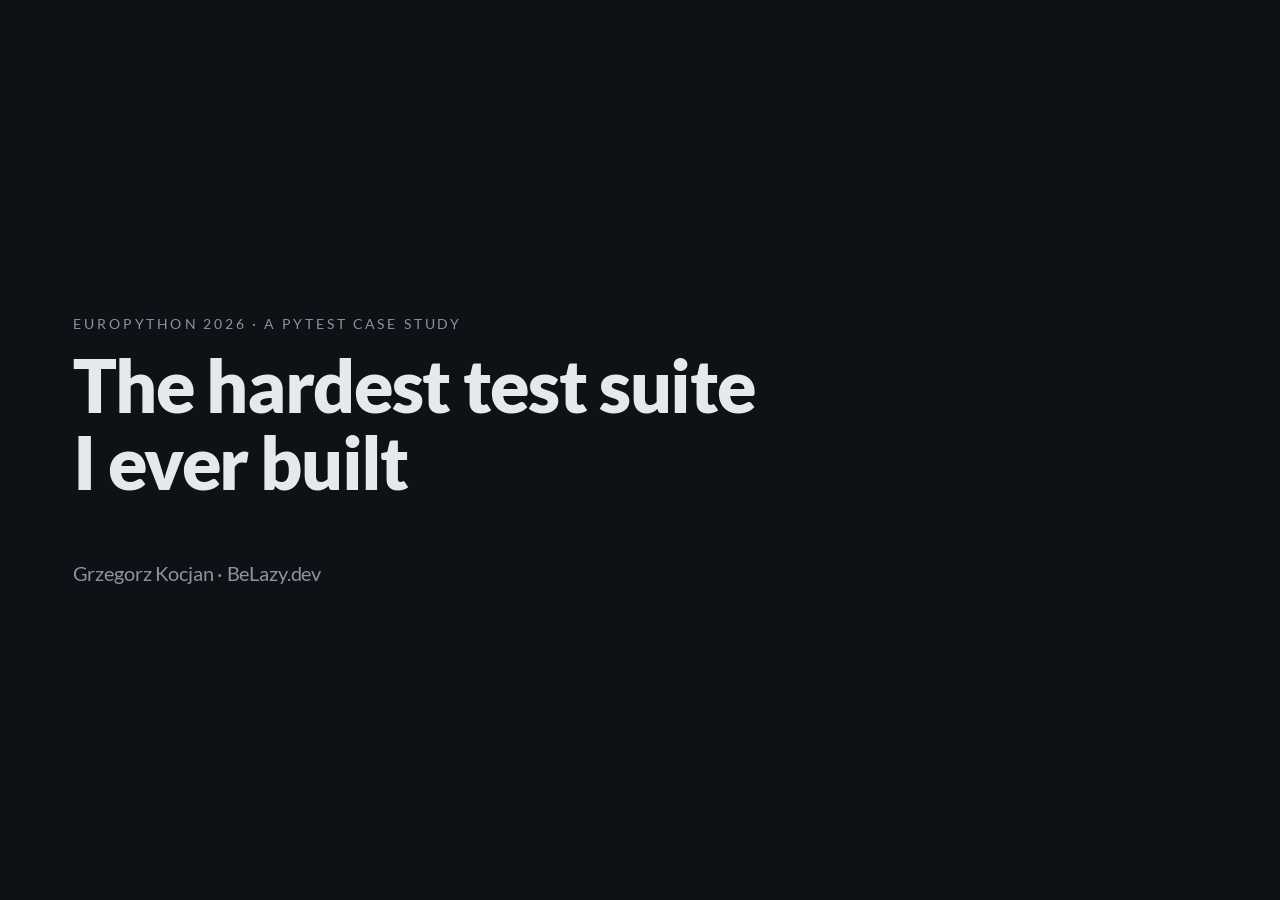
<file: slides/index.html>
<!doctype html>
<html lang="en">
<head>
  <meta charset="utf-8">
  <meta name="viewport" content="width=device-width, initial-scale=1.0">
  <title>The hardest test suite I ever built — a pytest case study</title>
  <link rel="stylesheet" href="./reveal/dist/reset.css">
  <link rel="stylesheet" href="./reveal/dist/reveal.css">
  <link rel="stylesheet" href="./reveal/plugin/highlight/monokai.css">
  <link rel="stylesheet" href="./theme.css">
</head>
<body>
  <div class="reveal">
    <div class="slides">

      <!-- ============ S01 · TEASER · Title ============ -->
      <section class="gk-billboard">
        <div class="gk-frame">
          <div class="gk-kicker">EuroPython 2026 · a pytest case study</div>
          <h1>The hardest test suite<br>I ever built</h1>
          <p class="muted" style="margin-top:1.4em; font-size:0.7em;">Grzegorz Kocjan · BeLazy.dev</p>
        </div>
        <aside class="notes">[⏱ 0:00] Hey. How do you imagine the integration tests for a really complicated system? Mine was computer vision: real cars, real cameras, running twenty-four hours a day — and right about 85% of the time, by design. But picture yours. The most complicated system you've ever worked on. How would you write integration tests for that? [3 s pause — the silence belongs to me; then click to the code slide]</aside>
      </section>

      <!-- ============ S02 · PAYOFF · Color test (2 lines) ============ -->
      <section>
        <div class="gk-frame" style="justify-content:center;">
          <pre style="width:auto;"><code class="language-python" data-trim data-noescape>
def test_car_has_correct_color(car_case, first_sighting):
    assert first_sighting["color"] == car_case.current.color
          </code></pre>
        </div>
        <aside class="notes">[⏱ 0:27] Here's mine. [pause] This is it. This is enough. Twenty-one tests, most of them a few lines long. The simplest tests I ever wrote. And together: the hardest test suite I ever built. In the next thirty minutes, I'll show you why both halves are true.</aside>
      </section>

      <!-- ============ S03 · PAYOFF · 0 → 96 → 0 + blackout ============ -->
      <section class="gk-tally">
        <div class="gk-frame">
          <div class="gk-context">2021 · computer vision · 17 months in production</div>
          <div class="gk-line fragment" data-fragment-index="1">Integration tests: <span class="n">0</span></div>
          <div class="gk-line fragment" data-fragment-index="2">Unit tests: <span class="n">96</span></div>
          <div class="gk-line fragment" data-fragment-index="3">Tests that could catch a bug: <span class="n gk-bad-text">0</span></div>
        </div>
        <aside class="notes">[⏱ 0:53] So let me take you back to 2021. The system was already live: a computer-vision pipeline watching parking garages — cameras at the entrance, a model reading license plates, colors, makes. It had been running in production for seventeen months. [CLICK] Number of integration tests: zero. [CLICK] Number of unit tests: ninety-six, actually. [CLICK] Number of tests that could catch a bug: still zero. [micro-pause for laughter]

So here's how we learned about regressions. We'd change something — improve a model, tweak a heuristic. We'd deploy. And a day or two later, a phone would ring: a garage attendant saying, "hey… the system is much worse today." That was our regression detection. A human. Noticing. Calling. We didn't even have numbers. When I say the system was right "about 85% of the time" — that's not a measurement. That's a guesstimate.</aside>
      </section>

      <!-- ============ S03b · PAYOFF · Three doors: the only door that wasn't locked ============ -->
      <section>
        <div class="gk-frame" style="align-items:center; justify-content:center;">
          <svg viewBox="0 0 1200 560" style="width:1100px; max-width:90%;" role="img"
               aria-label="three doors: unit tests and acceptance tests are locked, integration tests is ajar">
            <!-- door 1: unit tests (locked, padlock) -->
            <g stroke="var(--gk-muted)" fill="none" stroke-width="6">
              <rect x="60" y="60" width="280" height="440" rx="10"/>
              <circle cx="300" cy="290" r="10" fill="var(--gk-muted)"/>
            </g>
            <g stroke="var(--gk-muted)" fill="var(--gk-bg)" stroke-width="8">
              <rect x="160" y="250" width="80" height="64" rx="10"/>
              <path d="M175 250 v-25 a25 25 0 0 1 50 0 v25" fill="none"/>
            </g>
            <text x="200" y="545" text-anchor="middle" fill="var(--gk-muted)"
                  font-family="var(--gk-font-mono)" font-size="26">unit tests</text>
            <!-- door 2: acceptance tests (locked, padlock) -->
            <g stroke="var(--gk-muted)" fill="none" stroke-width="6">
              <rect x="460" y="60" width="280" height="440" rx="10"/>
              <circle cx="700" cy="290" r="10" fill="var(--gk-muted)"/>
            </g>
            <g stroke="var(--gk-muted)" fill="var(--gk-bg)" stroke-width="8">
              <rect x="560" y="250" width="80" height="64" rx="10"/>
              <path d="M575 250 v-25 a25 25 0 0 1 50 0 v25" fill="none"/>
            </g>
            <text x="600" y="545" text-anchor="middle" fill="var(--gk-muted)"
                  font-family="var(--gk-font-mono)" font-size="26">acceptance tests</text>
            <!-- door 3: integration tests (ajar, light) -->
            <g class="fragment" data-fragment-index="1">
              <polygon points="1140,60 1010,110 1010,450 1140,500" fill="var(--gk-accent)" opacity="0.16"/>
            </g>
            <g stroke="var(--gk-accent)" fill="none" stroke-width="6">
              <rect x="860" y="60" width="280" height="440" rx="10" stroke="var(--gk-muted)"/>
              <g class="fragment" data-fragment-index="1">
                <polygon points="860,60 1010,110 1010,450 860,500" fill="var(--gk-bg)"/>
                <circle cx="990" cy="285" r="9" fill="var(--gk-accent)"/>
              </g>
            </g>
            <text x="1000" y="545" text-anchor="middle" fill="var(--gk-accent)"
                  font-family="var(--gk-font-mono)" font-size="26">integration tests</text>
          </svg>
          <p class="fragment" data-fragment-index="1" style="margin-top:0.5em; font-size:0.95em;"><strong>The only door that wasn't locked.</strong></p>
        </div>
        <aside class="notes">[⏱ 2:01] Now, why? The code was written by computer-vision scientists — brilliant people, not software engineers. And the company knew it — that's why they hired engineers like me: to fix exactly this problem. Except… the code was already there. Brand-new code with legacy architecture: global state all over the place, nothing you could isolate. Classic unit testing? Acceptance tests? Not an option. [CLICK — the third door swings ajar] Integration tests weren't a philosophy. They were the only door that wasn't locked.</aside>
      </section>

      <!-- ============ S04 · AMPLIFIER · Arrange = whole system ============ -->
      <section>
        <div class="gk-frame">
          <h2>The <em>Arrange</em></h2>
          <div class="gk-boxrow gk-boxrow-lg" style="margin-top:0.4em;">
            <div class="gk-box fragment" data-fragment-index="1">services</div>
            <span class="muted fragment" data-fragment-index="1">+</span>
            <div class="gk-box fragment" data-fragment-index="2">a database</div>
            <span class="muted fragment" data-fragment-index="2">+</span>
            <div class="gk-box fragment" data-fragment-index="3">a model<br><span class="gk-small">wants a GPU</span></div>
            <span class="muted fragment" data-fragment-index="3">+</span>
            <div class="gk-box fragment" data-fragment-index="4">a camera</div>
          </div>
          <div class="gk-brace fragment" data-fragment-index="5" style="margin-top:0.8em;">start an entire system</div>
        </div>
        <aside class="notes">[⏱ 2:36] The first challenge had nothing to do with assertions. In every test you've ever written there's that boring part at the top — the arrange. Here, "arrange" meant: start an entire computer-vision system. [CLICK] Services, [CLICK] a database, [CLICK] a model that wants a GPU — [CLICK] and a camera. [CLICK] All of that, just to get to the point where you can assert anything.</aside>
      </section>

      <!-- ============ S05 · AMPLIFIER · Code: docker-compose via pytest ============ -->
      <section>
        <div class="gk-frame">
          <div class="gk-codehead">Arrange: pytest brings the system up</div>
          <pre><code class="language-python" data-trim data-noescape data-line-numbers="|3|5-8|9">
@pytest.fixture(scope="session")
def web_service(docker_services):
    docker_services.start("web")                 # docker compose up -d
    port = docker_services.port_for("web", 80)
    docker_services.wait_until_responsive(       # don't sleep — wait for ready
        check=lambda: check_url(docker_services.docker_ip, port),
        timeout=30.0, pause=0.5,
    )
    return f"http://{docker_services.docker_ip}:{port}"
          </code></pre>
        </div>
        <aside class="notes">[⏱ 3:07] We made pytest do it. There's a plugin, lovely-pytest-docker. [CLICK] With one line it brings up the whole Docker Compose stack. So the suite doesn't assume the system is running — a fixture starts it. And it doesn't guess with a sleep — [CLICK] it waits until the system is actually responsive. [CLICK] And it hands the test a ready URL. Our arrange is ready — automatically.</aside>
      </section>

      <!-- ============ S06 · AMPLIFIER · cam_mock (Truman Show) + Honda ============ -->
      <section>
        <div class="gk-frame">
          <div class="gk-codehead">The real trick: the camera</div>
          <div class="gk-boxrow gk-boxrow-lg" style="margin-top:0.4em;">
            <div class="gk-box fragment" data-fragment-index="1">recorded<br>frames</div>
            <span class="muted fragment" data-fragment-index="1">→</span>
            <div class="gk-box fragment" data-fragment-index="1"><code>cam_mock</code></div>
            <span class="muted fragment" data-fragment-index="2">→</span>
            <div class="gk-box fragment" data-fragment-index="2">"live"<br>stream</div>
            <span class="muted fragment" data-fragment-index="2">→</span>
            <div class="gk-box fragment" data-fragment-index="2">system</div>
          </div>
          <p class="fragment" data-fragment-index="3" style="margin-top:0.9em; font-size:0.9em;"><strong>The system doesn't know it's watching the past.</strong></p>
          <div class="fragment" data-fragment-index="4" style="margin-top:0.5em; font-family:var(--gk-font-mono); color:var(--gk-muted); font-size:0.6em; letter-spacing:0.15em;">[ WED · 4 PM ]</div>
        </div>
        <div class="gk-overlay gk-honda fragment" data-fragment-index="5">
          <img class="car" src="./img/honda-real.png" alt="a black Honda pulls in">
        </div>
        <aside class="notes">[⏱ 3:51] But the real trick was the camera. You can't test against a live camera — live cars don't reproduce. [CLICK] So instead of the camera there's cam_mock: a small service that replays frames recorded from the real cameras, [CLICK] as a live stream, at real speed, into the system under test. [CLICK] And the system doesn't know it's watching the past. [CLICK] It thinks it's Wednesday afternoon. The system is up, [CLICK] and a black Honda just pulled in in our tests.</aside>
      </section>

      <!-- ============ S07 · PAYOFF · timeout-minutes: 2880 ============ -->
      <section>
        <div class="gk-frame">
          <div class="gk-yaml">
            <div><span class="gk-accent">timeout-minutes:</span> 10<span class="cmt">        # a reasonable test suite</span></div>
            <div class="fragment" data-fragment-index="1"><span class="gk-accent">timeout-minutes:</span> <span class="big">2880</span><span class="cmt">   # this one</span></div>
          </div>
        </div>
        <aside class="notes">[⏱ 4:49] Was it fast? No. This is not a suite you run from a pre-commit hook. It runs on a self-hosted GPU runner. A reasonable test suite has a timeout like this — ten minutes. [CLICK] Ours? The CI timeout is set to two thousand eight hundred and eighty. [pause — let the room do the 2880/60 math themselves; that's the joke] That's forty-eight hours. Hours, not minutes.</aside>
      </section>

      <!-- ============ S08 · PAYOFF · Billboard: startable ============ -->
      <section class="gk-billboard">
        <div class="gk-frame gk-lines">
          <h2>
            <span class="l">Your system doesn't have to be small.<br></span>
            <span class="l fragment" data-fragment-index="1" style="margin-top:0.6em; font-size:0.8em;">It has to be <strong>startable</strong>.</span>
          </h2>
        </div>
        <aside class="notes">[⏱ 5:30] If you steal one thing from this section: your system doesn't have to be small to be testable. [CLICK] It has to be startable. Build your services so they start locally with one command — from day one. It pays off in tests, in development, in deployment. And honestly, it saved this whole story. If setting it up took dozens of hours of configuration, that integration tests door would have been locked too.[after this — half a second of silence, a breath, then into Challenge 2]</aside>
      </section>

      <!-- ============ S09a · AMPLIFIER · What already works ✓✓✓ + "but…" ============ -->
      <section class="gk-tally">
        <div class="gk-frame">
          <div class="gk-line">the system starts itself <span class="gk-accent">✓</span></div>
          <div class="gk-line fragment" data-fragment-index="1">the recording plays <span class="gk-accent">✓</span></div>
          <div class="gk-line fragment" data-fragment-index="2">the tests run <span class="gk-accent">✓</span></div>
          <div class="gk-line fragment" data-fragment-index="3" style="margin-top:0.5em;"><strong>but…</strong></div>
        </div>
        <aside class="notes">[⏱ 6:24] So — look how far we've got. The system starts itself, with one command. [CLICK] The recording plays, cars drive in. [CLICK] The tests run against it. Time to assert. Great, right? [CLICK] But… [transition — the "10 minutes later" card]</aside>
      </section>

      <!-- ============ S09 · PAYOFF · The "…later" card ============ -->
      <section class="gk-later">
        <div class="gk-frame" style="align-items:center;">
          <div class="gk-swap-grid" style="justify-items:center;">
            <div class="fragment fade-out" data-fragment-index="1"><span class="card"><small>meanwhile</small>10 minutes later…</span></div>
            <div class="fragment fade-in" data-fragment-index="1"><span class="card"><small>meanwhile</small>24 hours later…</span></div>
          </div>
        </div>
        <aside class="notes">[⏱ 6:41] The first version we built did the obvious thing: play the whole recording, collect everything the system reported, and check it all at the end. It worked. But a recording runs ten minutes. So when the very first car, in the first thirty seconds, got a wrong plate, we found out ten minutes later. [CLICK] And some recordings run twenty-four hours. So the goal was simple to say and hard to build: feedback in thirty seconds, not ten minutes.</aside>
      </section>

      <!-- ============ S10 · AMPLIFIER · Code: @parametrize and its limit ============ -->
      <section>
        <div class="gk-frame">
          <div class="gk-codehead">Why not just @parametrize?</div>
          <pre><code class="language-python" data-trim data-noescape data-line-numbers="|5,9|3" data-fragment-index="1">
import pytest

CARS = ["car1", "car2", "car3", "car4", "car5"]

@pytest.mark.parametrize("car", CARS)
def test_color(car):
    assert car in CARS

@pytest.mark.parametrize("car", CARS)
def test_plate(car):
    assert car in CARS
          </code></pre>
          <p class="fragment gk-bad-text" data-fragment-index="3" style="font-family:var(--gk-font-mono); font-size:0.6em; margin-top:0.3em;">✗ static — frozen the moment Python imports the file. Can't read runtime config.</p>
        </div>
        <aside class="notes">[⏱ 7:23] First, we broke that one giant end-of-recording check into many tiny tests — one assertion each. One for the plate. One for the color. One for the direction. Then we ran each of them for every car. Now, in such cases you would normally use @pytest.mark.parametrize. [CLICK] We started there too. But parametrize is a decorator. [CLICK] Its values are frozen the moment Python imports the file — a static list, sitting above the function. [CLICK] We didn't want a static list. We wanted to choose which recordings to run at runtime — from a cases file, from a command-line flag. And we wanted to feed two different fixtures at two different scopes: one per car, one per recording. A decorator can't reach runtime config like that.</aside>
      </section>

      <!-- ============ S11 · AMPLIFIER · pytest's basement: pytest_generate_tests ============ -->
      <section>
        <div class="gk-frame">
          <div class="gk-codehead">One level down — into pytest's basement</div>
          <pre class="fragment fade-in" data-fragment-index="1"><code class="language-python" data-trim data-noescape data-line-numbers="1|2|4|5-6|8-10" data-fragment-index="2">
def pytest_generate_tests(metafunc):
    recording_cases, vehicle_cases = load_cases(...)   # our cases live in JSON

    if "vehicle_case" in metafunc.fixturenames:        # scope: ONE car
        metafunc.parametrize("vehicle_case", vehicle_cases,
                             ids=id_from_vehicle, indirect=True)

    if "recording_case" in metafunc.fixturenames:      # scope: WHOLE recording
        metafunc.parametrize("recording_case", recording_cases,
                             ids=id_from_recording, indirect=True)
          </code></pre>
          <div class="gk-sig fragment fade-in" data-fragment-index="6">
            <div class="head"># the test picks its scope by signature alone — no decorators:</div>
            <div><span class="kw">def</span> test_vehicle_has_correct_plate(<span class="fragment gk-hl" data-fragment-index="7">vehicle_case</span>, first_sighting): ...</div>
            <div><span class="kw">def</span> test_no_misses_extras_or_late(<span class="fragment gk-hl" data-fragment-index="8">recording_case</span>, recording_stopped): ...</div>
          </div>
        </div>
        <div class="gk-overlay fragment fade-out" data-fragment-index="1" style="background:var(--gk-bg);">
          <div style="text-align:center;">
            <img src="./img/basement.jpg" alt="Stairs descending into a pitch-black basement; a glowing pytest logo shines in the darkness below" style="height:880px; width:auto; max-width:none;">
            <div class="gk-codehead" style="margin-top:0.6em;">pytest's basement</div>
          </div>
        </div>
        <aside class="notes">[⏱ 8:23] So we went one level down — into pytest's basement — to the hook that parametrize itself is built on: pytest_generate_tests. [CLICK — the image disappears, revealing the code with the glowing hook signature] It manufactures test instances from data at collection time. [CLICK] Our cases live in JSON — a recording, and the cars we expect. [CLICK] Then the first question: does this test want a vehicle_case? If it does — [CLICK] we parametrize it with the cases we just loaded, and indirect=True just means the JSON entry arrives as a ready-made fixture, not a raw value. [1–2 s pause — let the back of the room catch up] [CLICK] And the second block is the same move with a different scope: recording_case — once per whole recording, not per car. [CLICK] And a test picks its world by its signature alone, without decorator [CLICK] This test asks for vehicle_case, so it runs once per car. [CLICK] This one asks for recording_case, so it runs once for the whole recording. Same file, two scopes, chosen by signature. This genuinely helped — but not with speed. It helped with legibility: instead of one failure screaming "something in this recording is wrong," the report now said exactly: this car, this plate, wrong.</aside>
      </section>

      <!-- ============ S12 · TEASER · Output: default order ============ -->
      <section>
        <div class="gk-frame">
          <div class="gk-codehead">Here's what pytest does by default</div>
          <pre style="font-size:0.5em;"><code class="language-text" data-trim data-noescape data-line-numbers="|1-5|6-10" data-fragment-index="1">
test_cars.py::test_color[car1]
test_cars.py::test_color[car2]
test_cars.py::test_color[car3]
test_cars.py::test_color[car4]
test_cars.py::test_color[car5]
test_cars.py::test_plate[car1]
test_cars.py::test_plate[car2]
test_cars.py::test_plate[car3]
test_cars.py::test_plate[car4]
test_cars.py::test_plate[car5]
          </code></pre>
          <p class="fragment" data-fragment-index="3" style="font-family:var(--gk-font-mono); font-size:0.5em; color:var(--gk-muted); margin-top:0.4em;">10 tests collected — ordered by function, not by car</p>
        </div>
        <aside class="notes">[⏱ 10:02] Because here's what pytest does by default. It runs test by test: [CLICK] test_color for car one, car two, three… all of them. [CLICK] Then test_plate for car one, two, three. [CLICK] Look at the output — it is ordered by function, not by car. Which means: to check the first plate, you still watch the whole thing. We'd made the report beautiful and left the feedback exactly as slow as before.</aside>
      </section>

      <!-- ============ S13 · AMPLIFIER · Diagram: pytest's cycle ============ -->
      <section>
        <div class="gk-frame">
          <h2 style="font-size:1.2em;">pytest's startup sequence</h2>
          <div class="gk-boxrow" style="margin-top:0.5em; align-items:stretch; font-size:1.45em; gap:0.4em;">
            <div class="gk-box fragment" data-fragment-index="1">configure<br><span class="gk-small">config + plugins</span></div>
            <span class="muted fragment" data-fragment-index="2">→</span>
            <div class="gk-box fragment" data-fragment-index="2">collect<br><span class="gk-small gk-accent">pytest_generate_tests</span></div>
            <span class="muted fragment" data-fragment-index="3">→</span>
            <div class="gk-box fragment" data-fragment-index="3" style="border-color:var(--gk-accent); border-width:4px;">modifyitems<br><span class="gk-small gk-accent">pytest_collection_modifyitems</span></div>
            <span class="muted fragment" data-fragment-index="4">→</span>
            <div class="gk-box fragment" data-fragment-index="4">run<br><span class="gk-small">our order</span></div>
          </div>
        </div>
        <aside class="notes">[⏱ 10:50] So we reordered. But to see how, you need pytest's startup sequence. [CLICK] First, pytest configures itself. [CLICK] Then it collects — we just saw pytest_generate_tests. [CLICK] And then, after everything is collected but before a single test runs, pytest offers another hook: pytest_collection_modifyitems. It hands you the complete list of items and says: rearrange it however you like. [CLICK] And only then does it run.x</aside>
      </section>

      <!-- ============ S14 · AMPLIFIER · Code: modifyitems + empty fixture ============ -->
      <section>
        <div class="gk-frame">
          <div class="gk-codehead">Group by recording · live first, end last</div>
          <pre><code class="language-python" data-trim data-noescape data-line-numbers="|5|6-9|10,13|1-3">
@pytest.fixture
def recording_stopped():
    pass  # empty fixture = a phase marker: "I run after the movie ends"

def pytest_collection_modifyitems(session, config, items):
    grouped = defaultdict(lambda: {"live": [], "end": []})
    for item in items:
        case = item.callspec.params.get("vehicle_case") \
            or item.callspec.params.get("recording_case")
        phase = "end" if "recording_stopped" in item.fixturenames else "live"
        grouped[case.recording][phase].append(item)

    items[:] = chain(*[[*g["live"], *g["end"]] for g in grouped.values()])
          </code></pre>
        </div>
        <aside class="notes">[⏱ 11:38] [CLICK] Here's the hook itself. [CLICK] We group everything by recording. [CLICK] Live tests, asserting during playback, goes first - to live bucket; end tests, like statistics, last. [CLICK] And the boundary between the phases is marked by an empty fixture — recording_stopped has no body at all. It exists so a test can say "I run after the movie ends," again just by its signature.</aside>
      </section>

      <!-- ============ S15 · PAYOFF · Heresy ============ -->
      <section class="gk-billboard">
        <div class="gk-frame gk-lines">
          <h2>
            <span class="l">Every pytest tutorial says:<br>a test must assert.</span>
            <span class="l fragment" data-fragment-index="1" style="margin-top:0.5em;"><strong>Half of this suite disagrees.</strong></span>
          </h2>
        </div>
        <aside class="notes">[⏱ 12:17] One heresy while we're here: some of items here are empty. We have recording_stopped fixture, and  test_start_recording that asserts nothing, and test_wait_for_recording_stop that just waits. Every pytest tutorial says a test must assert. [CLICK] Half of this suite disagrees — and in exchange, every lifecycle step shows up in the report with its own timing and status, for free.</aside>
      </section>

      <!-- ============ S16 · AMPLIFIER · Output AFTER reorder ============ -->
      <section>
        <div class="gk-frame">
          <div class="gk-codehead">After modifyitems: the tests come alive</div>
          <pre style="font-size:0.5em;"><code class="language-text" data-trim data-noescape data-line-numbers="|1|2-3|4-5|1,12" data-fragment-index="1">
test_cars.py::test_start_recording[rec1]
test_cars.py::test_color[car1]
test_cars.py::test_plate[car1]
test_cars.py::test_color[car2]
test_cars.py::test_plate[car2]
test_cars.py::test_color[car3]
test_cars.py::test_plate[car3]
test_cars.py::test_color[car4]
test_cars.py::test_plate[car4]
test_cars.py::test_color[car5]
test_cars.py::test_plate[car5]
test_cars.py::test_wait_for_recording_stop[rec1]
          </code></pre>
        </div>
        <aside class="notes">[⏱ 12:45] Now put it together, and something beautiful happens in your terminal. You run pytest, [CLICK] the recording starts — and the tests come alive. [CLICK] A car enters: its checks light up, one by one. [CLICK] Next car — check its colour and plate. [CLICK] And notice the first and the last line: test_start_recording opens the show, test_wait_for_recording_stop closes it — the lifecycle phases sit right there in the output, like every other item.</aside>
      </section>

      <!-- ============ S17 · TEASER · assert count == 1 ============ -->
      <section>
        <div class="gk-frame" style="align-items:flex-start;">
          <div class="gk-codehead">the world I came from</div>
          <div style="position:relative; display:inline-block;">
            <pre><code class="language-python" data-trim data-noescape>assert user_count == 1</code></pre>
            <div class="fragment" data-fragment-index="2" style="position:absolute; left:0; top:50%; width:100%; height:6px; background:var(--gk-accent-2); transform:translateY(-50%) rotate(-2deg);"></div>
          </div>
          <p class="muted fragment" data-fragment-index="1" style="margin-top:0.6em;">the world where <em>correct</em> means <em>equal</em></p>
        </div>
        <aside class="notes">[⏱ 13:39] So the system runs, the tests are live, the report is beautiful. And now the next challenge — the one that had nothing to do with pytest. For years, people had called me "the testing guy." I had opinions about assertions. And my assertions looked like this: you add a user, you assert the count is exactly one. [CLICK] That was the world I came from. The world where correct means equal. So when I started, I did the natural thing: I asserted everything. The plate must match. The color must match. The make must match. Exactly. And the tests failed. Constantly. Not because the system was broken — the system was doing its job, about eighty-five percent of the time and test didn't reflect that. [CLICK] I needed to unlear that count-equals-one — accepting that "correct" could be a percentage, and building tests that agreed.</aside>
      </section>

      <!-- ============ S18 · PAYOFF · "I lied." — callback S02 ============ -->
      <section>
        <div class="gk-frame" style="align-items:center; justify-content:center;">
          <h1 class="fragment" data-fragment-index="1" style="font-size:2.4em;">I lied.</h1>
          <div class="gk-swap-grid" style="justify-items:center; margin-top:0.4em; width:100%;">
            <pre class="fragment fade-out" data-fragment-index="2" style="width:auto;"><code class="language-python" data-trim data-noescape>def test_car_has_correct_color(car_case, first_sighting):
    assert first_sighting["color"] == car_case.current.color</code></pre>
            <pre class="fragment fade-in" data-fragment-index="2" style="width:auto;"><code class="language-python" data-trim data-noescape>def test_car_has_correct_color(car_case, first_sighting):
    if first_sighting["color"] != car_case.current.color:
        warnings.warn("Wrong color")   # it cannot fail the build</code></pre>
          </div>
        </div>
        <aside class="notes">[⏱ 15:01] Let me take you back to my very first slide. The color test — assert color equals expected. Clean. Simple. [pause — the opener code stays up] [CLICK] I lied. [then ~1.5 s of silence] [CLICK] In the real repository, that test does not assert anything. It looks like this: warnings.warn, "Wrong color". It cannot fail the build. And that's not laziness — it was the shift in how I think about correctness. Expecting "silver" does not mean the model has to say "silver." At night, or on a filthy car, silver reads as grey — and that's fine, because the color was only a hint. What actually mattered was the plate. And here's the part that really broke my brain: even the plate didn't have to match a hundred percent. That was a real business requirement — and somehow the tests had to encode it.</aside>
      </section>

      <!-- ============ S19 · AMPLIFIER · Spectrum ladder (levels 1-2) ============ -->
      <section>
        <div class="gk-frame">
          <h2 style="font-size:1.2em;">4 Levels of Trust</h2>
          <div class="gk-ladder">
            <div class="swap">
              <div class="rung q fragment fade-out" data-fragment-index="1"><span class="lvl">1 · ?</span>&nbsp;</div>
              <div class="rung hard full fragment fade-in" data-fragment-index="1"><span class="lvl gk-accent">1 · hard assert</span>direction · timing · plate (≤1 char off)</div>
            </div>
            <div class="swap">
              <div class="rung q fragment fade-out" data-fragment-index="2"><span class="lvl">2 · ?</span>&nbsp;</div>
              <div class="rung warn full fragment fade-in" data-fragment-index="2"><span class="lvl gk-bad-text">2 · warnings.warn</span>color · make · model</div>
            </div>
            <div class="rung q"><span class="lvl">3 · ?</span>&nbsp;</div>
            <div class="rung q"><span class="lvl">4 · ?</span>&nbsp;</div>
          </div>
        </div>
        <aside class="notes">[⏱ 16:08] So I sorted every check into a spectrum of trust — four levels. [CLICK] At the top — the things that must be exactly right. Which way did the car go, in or out? There's no "about." The timing, within a couple of seconds. And the plate — though even the plate has a human tolerance: an edit distance of one. One character wrong — fine. Two — that's a failure. Hard assert. [CLICK] Below that — the things that are only true-ish. Color, make, model. I don't assert them. I warn. Because a silver car in morning light is white. A silver car that's filthy is brown. If I failed the build every time the model called a dirty silver car "grey," the build would never be green.</aside>
      </section>

      <!-- ============ S20 · AMPLIFIER · Valet ticket ============ -->
      <section>
        <div class="gk-split">
          <div class="gk-frame">
            <div>
              <div class="gk-ticket">
                <div class="row hl"><span class="k">PLATE</span><span class="v">BHA-215</span></div>
                <div class="row hl2"><span class="k">COLOR</span><span class="v">navy</span></div>
                <div class="row hl2"><span class="k">MAKE</span><span class="v">Honda</span></div>
                <div class="row"><span class="k">TIME IN</span><span class="v">16:05</span></div>
              </div>
            </div>
            <div>
              <p class="fragment" data-fragment-index="1"><span class="gk-accent">PLATE</span> = the bill.</p>
              <p class="fragment" data-fragment-index="2"><span class="gk-bad-text">COLOR · MAKE</span> = a hint.<br><span class="gk-small">nobody ever corrected those</span></p>
              <p class="fragment" data-fragment-index="3" style="margin-top:0.5em;"><strong>The business, copied into assertions.</strong></p>
            </div>
          </div>
        </div>
        <aside class="notes">[⏱ 17:08] Now — why this spectrum? In those garages you drive up to a booth. A camera reads your plate, and an attendant hands you a ticket — plate, color, make, time in. Then they park your car. You come back, hand over the ticket, pay, and they bring it around. So think about what each field is for. [CLICK] The plate is the bill — that's how the money is tied to the car. If the system gets one character wrong, the attendant fixes it on the spot. [CLICK] But the color and the make? Those are just hints — so a human can find your car. Nobody ever corrected those. If the ticket said "silver" and the car was grey, they found it anyway. My spectrum of trust wasn't a clever testing pattern. [CLICK] It was the business, copied into assertions. Hard-assert what the company bills for. Warn about what only helps a human. Measure the rest.</aside>
      </section>

      <!-- ============ S21 · AMPLIFIER · git timeline + cliffhanger ============ -->
      <section>
        <div class="gk-frame">
          <h2 style="font-size:1.1em;">The suite learned to trust less — one assert at a time</h2>
          <div class="gk-codehead" style="margin-top:0.3em;">git · Jul 30, 2021</div>
          <pre style="font-size:0.55em;"><code class="language-diff" data-trim data-noescape>
- assert first_sighting["color"] == case.color
+ warnings.warn("Wrong color")
          </code></pre>
          <div class="fragment" data-fragment-index="1">
            <div class="gk-codehead" style="margin-top:0.5em;">git · Oct 4, 2021</div>
            <pre style="font-size:0.55em;"><code class="language-diff" data-trim data-noescape>
- assert first_sighting["make"] == case.make
- assert first_sighting["model"] == case.model
+ warnings.warn("Wrong make or model")
          </code></pre>
          </div>
        </div>
        <aside class="notes">[⏱ 18:38] And I didn't get there in one go. You can watch it happen in the git history. This is a real diff from July — the color assertion becomes a warning. [CLICK] And in October, make and model follow. The suite learned to trust less — one assert at a time.</aside>
      </section>

      <!-- ============ S22 · TEASER · Two cars, one second ============ -->
      <section>
        <div class="gk-frame">
          <div class="gk-boxrow" style="gap:2em; align-items:center;">
            <h1 class="gk-bad-text" style="font-size:1.8em;">2 tests: FAILED</h1>
            <p class="muted fragment" data-fragment-index="1" style="font-size:0.8em;">both cars detected perfectly ✓</p>
          </div>
          <div class="fragment" data-fragment-index="2" style="margin-top:0.8em;">
            <div class="gk-box" style="display:inline-block; padding:0.6em 2.5em;">a wide entrance — two cars, side by side</div>
          </div>
          <div class="fragment" data-fragment-index="3" style="margin-top:0.8em; font-family:var(--gk-font-mono); font-size:0.7em;">
            <span class="gk-accent">expected: [A, B]</span> &nbsp; vs &nbsp; <span class="gk-bad-text">reported: [B, A]</span> &nbsp;&nbsp;<span class="muted">— the order flips</span>
          </div>
        </div>
        <aside class="notes">[⏱ 19:16] And for a while, life was good. The recording plays, cars drive in, tests light up green — car by car, live. It felt solved. Then one day: two tests, dead red, on a completely ordinary recording. I open the report. [CLICK] Two cars — and both of them detected perfectly. Every field correct. So what failed? [CLICK] Here's what: some garages have wide entrances. Two cars can roll in side by side, in the same second. And I had quietly assumed the system reports cars in the same order — always. [CLICK] It doesn't. It's nondeterministic — a classic race condition, the same kind you can hit in a regular REST project.</aside>
      </section>

      <!-- ============ S23 · AMPLIFIER · Code: first_sighting — escalation ============ -->
      <section>
        <div class="gk-frame">
          <div class="gk-codehead">first_sighting: it escalates</div>
          <pre><code class="fragment language-python" data-trim data-noescape data-line-numbers="1-2|4|5|6|7|11">
@pytest.fixture
def first_sighting(event_store, vehicle_case, start_recording):

    for search in (by_plate(tolerance=1),   # first: plate almost exact
                   by_plate(tolerance=2),   # then: allow two wrong chars
                   by_time):                # last resort: nearest in time
        sighting = wait_until(search, timeout=remaining_recording_time())
        if sighting:
            return sighting

    assert False, f"No sighting for {vehicle_case.current.plate}"
          </code></pre>
        </div>
        <aside class="notes">
          [⏱ 20:13] So instead of comparing sequences, we started matching. It happens twice in this suite — once live, once at the end. When live, during playback test ask "hey where is my car?" [CLICK] There's a fixture called first_sighting.
           [CLICK] First we try to find an event by plate, allowing one wrong character. [CLICK] Nothing? Loosen it — two wrong characters. [CLICK] Still nothing? Last resort: the nearest unclaimed event in time. [CLICK] And it doesn't give up early — it keeps trying as long as the recording is still running. [CLICK] And if nothing — then we fail.</aside>
      </section>

      <!-- ============ S24 · AMPLIFIER · Baggage carousel ============ -->
      <section>
        <div class="gk-split gk-split-even">
          <div class="gk-frame">
            <div class="gk-shot" style="overflow:hidden; border-radius:8px;">
              <img src="./img/carousel.jpg" alt="Airport baggage carousel with several suitcases on the belt; the one in front is highlighted as yours">
              <div class="gk-ring fragment" data-fragment-index="2" style="left:19%; top:40%; width:46%; height:41%; border-color:var(--gk-accent); box-shadow:0 0 0 9999px rgba(8,10,14,0.55);"></div>
            </div>
            <div>
              <p class="fragment" data-fragment-index="1">Three suitcases are circling.</p>
              <p class="fragment" data-fragment-index="2"><span class="gk-accent">You take yours</span> — check it, move on.</p>
              <p class="fragment muted" data-fragment-index="3">Not yours? Someone else will claim it.</p>
              <p class="fragment" data-fragment-index="4" style="margin-top:0.4em;"><strong>Each test waits for <em>its</em> car.</strong></p>
            </div>
          </div>
        </div>
        <aside class="notes">[⏱ 21:22] It's like an airport carousel. [CLICK] Three suitcases are circling the belt. You're waiting for yours — [CLICK] so you take it, check it's intact, nothing's missing, nobody opened it, and you move on. [CLICK] The others? Not yours. Someone else will claim them. [CLICK] And that's literally how the suite works: the system may have already reported two or three cars, but each test waits for its car, runs its checks — and leaves the rest on the belt, for the tests that expect them.</aside>
      </section>

      <!-- ============ S25 · AMPLIFIER · Code: the cost of matching (Hungarian) ============ -->
      <section>
        <div class="gk-frame">
          <div class="gk-codehead">Cars Matchmaking</div>
          <pre class="fragment fade-in" data-fragment-index="1"><code class="language-python" data-trim data-noescape data-line-numbers="13|12|5,9-10|2-3,6-7" data-fragment-index="2">
def _weight(expected, received):
    if expected.direction != received.direction:
        return MAX_WEIGHT                       # irreconcilable

    distance = edit_distance(expected.plate, received.last_plate)
    if distance > MAX_EDIT_DISTANCE:
        return MAX_WEIGHT

    lateness = max(0, abs(received.frame_time - expected.appear_at) - 2_000)
    return distance + lateness / 10_000         # 10 seconds late = 1 typo

cost_matrix = [[_weight(e, r) for r in received] for e in expected]
rows, cols = linear_sum_assignment(cost_matrix)   # Hungarian algorithm (scipy)
          </code></pre>
          <p class="fragment" data-fragment-index="6" style="font-size:0.85em; margin-top:0.2em;"><strong>10 seconds late = 1 typo.</strong> <span class="gk-small">MAX_WEIGHT = simply forbidden.</span></p>
        </div>
        <aside class="notes">[⏱ 22:04] Then, after the recording ends, the real matching runs — the one that produces statistics. And here we didn't invent anything. [CLICK — the code appears] We imported it: scipy.optimize.linear_sum_assignment. The Hungarian algorithm — born 1955, and it's essentially a matchmaking service: expected cars on one side, reported events on the other; every possible pairing gets a price; the algorithm finds the cheapest total marriage. The interesting part is the price. [CLICK] All the prices live in a cost matrix — one row per expected car, one column per reported event — [CLICK] and each cell gets its _weight, which is essentially one line: the number of wrong characters in the plate, plus the delay in milliseconds divided by ten thousand. Which quietly sets an exchange rate: ten seconds of lateness costs the same as one typo. [CLICK] And some pairings are simply forbidden — priced out entirely — wrong direction, plate too different — The algorithm can marry anyone, but not those two. [CLICK]</aside>
      </section>

      <!-- ============ S26 · AMPLIFIER · Misses · Extras · Late ============ -->
      <section class="gk-tally">
        <div class="gk-frame">
          <div class="gk-line fragment" data-fragment-index="1">expected, no event &nbsp;→&nbsp; <strong>misses</strong></div>
          <div class="gk-line fragment" data-fragment-index="2">event, no car &nbsp;→&nbsp; <strong>extras</strong> <span class="gk-small">(the ghosts)</span></div>
          <div class="gk-line fragment" data-fragment-index="3">matched, too slow &nbsp;→&nbsp; <strong>late</strong></div>
        </div>
        <aside class="notes">[⏱ 23:23] Whatever the algorithm cannot pair becomes one of two numbers. [CLICK] Expected cars with no event: misses. [CLICK] Events but no expected car: extras — the ghosts. [CLICK] Pairs matched, but too slow: late.</aside>
      </section>

      <!-- ============ S27a · AMPLIFIER · Ladder returns full-screen: level 3 (auto-animate → code) ============ -->
      <section class="gk-ladder-return" data-auto-animate>
        <div class="gk-frame">
          <div class="gk-mini-ladder big" data-id="spectrum-ladder">
            <div class="rung">1 · hard assert</div>
            <div class="rung">2 · warn</div>
            <div class="swap">
              <div class="rung q fragment fade-out" data-fragment-index="1">3 · ?</div>
              <div class="rung on full fragment fade-in" data-fragment-index="1">3 · per recording</div>
            </div>
            <div class="rung q">4 · ?</div>
          </div>
        </div>
        <aside class="notes">[⏱ 23:39] And — remember the four levels of the spectrum? [CLICK — rung 3 fills in] Here is the third one: per recording — statistics for a single recording. [TRANSITION — the ladder slides into the corner]</aside>
      </section>

      <!-- ============ S27 · AMPLIFIER · Code: level 3 — ladder in the corner ============ -->
      <section data-auto-animate>
        <div class="gk-frame">
          <div class="gk-codehead">Level 3 — statistics per recording</div>
          <pre><code class="language-python" data-trim data-noescape data-line-numbers="|3|5|8-9|8-13|4,6">
from pytest_check import check          # soft asserts — test runs to the end

def test_no_misses_extras_or_late(recording_case, event_store,
                                  recording_stopped, results_bag):
    stats = calculate_misses_extras_and_late(expected, received)
    results_bag.statistics = stats      # collect — the report comes later

    with check:
        assert stats.misses == [], f"{len(stats.misses)} missed"
    with check:
        assert stats.extras == [], f"{len(stats.extras)} ghosts"
    with check:
        assert stats.late  == [], f"{len(stats.late)} late"
          </code></pre>
        </div>
        <div class="gk-mini-ladder" data-id="spectrum-ladder">
          <div class="rung">1 · hard assert</div>
          <div class="rung">2 · warn</div>
          <div class="rung on">3 · per recording</div>
          <div class="rung q">4 · ?</div>
        </div>
        <aside class="notes">[⏱ 23:49] Level three, in code, looks like this: [CLICK] test_no_misses_extras_or_late one run per recording. [CLICK] We call The Hungarian algorithm [CLICK] And assert missing with soft checks using the pytest-check plugin. [CLICK] Soft on purpose — a failing miss must not hide the extras or late. [CLICK] And as the recording plays, every statistic lands in a shared results bag — a fixture from pytest-harvest that lets us share data between tests.</aside>
      </section>

      <!-- ============ S27b · AMPLIFIER · Callback of warnings: trend (auto-animate — ladder stays in the corner) ============ -->
      <section data-auto-animate>
        <div class="gk-frame">
          <div class="gk-codehead">Remember the warnings?</div>
          <pre style="width:auto;"><code class="language-python" data-trim data-noescape>def test_car_has_correct_color(car_case, first_sighting):
    if first_sighting["color"] != car_case.current.color:
        warnings.warn("Wrong color")   # it cannot fail the build</code></pre>
          <p class="fragment gk-bad-text" data-fragment-index="1" style="font-size:1.1em; margin-top:0.8em;"><strong>But a warning cannot catch the trend.</strong></p>
        </div>
        <div class="gk-mini-ladder" data-id="spectrum-ladder">
          <div class="rung">1 · hard assert</div>
          <div class="rung on">2 · warn</div>
          <div class="rung">3 · per recording</div>
          <div class="rung q">4 · ?</div>
        </div>
        <aside class="notes">[⏱ 24:19] Before the last level, remember the warnings? One wrong color — a warning, fine. But if the model started getting every color slightly wrong. A warning catches the single mistake. [CLICK] but It cannot catch the trend. So how do you catch the trend? [transition — the ladder returns to full screen]</aside>
      </section>

      <!-- ============ S28a · AMPLIFIER · Ladder returns full-screen: level 4 (auto-animate ← code 3, → code 4) ============ -->
      <section class="gk-ladder-return" data-auto-animate>
        <div class="gk-frame">
          <div class="gk-mini-ladder big" data-id="spectrum-ladder">
            <div class="rung">1 · hard assert</div>
            <div class="rung">2 · warn</div>
            <div class="rung">3 · per recording</div>
            <div class="swap">
              <div class="rung q fragment fade-out" data-fragment-index="1">4 · ?</div>
              <div class="rung on full fragment fade-in" data-fragment-index="1">4 · aggregate</div>
            </div>
          </div>
        </div>
        <aside class="notes">[⏱ 24:50] The answer is level four [CLICK] aggregate</aside>
      </section>

      <!-- ============ S28 · AMPLIFIER · Code: level 4 — favorite test (bar 85%) ============ -->
      <section id="s28">
        <div class="gk-frame">
          <div class="gk-codehead">Level 4 — my favorite test: it tests no car at all</div>
          <pre data-id="l4-code"><code class="language-python" data-trim data-noescape data-line-numbers="|3|4-9|11-12">
from pytest_harvest import get_fixture_store   # store from every test

def test_accuracy(request, reports_path):
    store = get_fixture_store(request)         # all the results_bags
    stats_by_recording = {
        bag["recording"]: bag["statistics"]
        for bag in store["results_bag"].values() if "statistics" in bag
    }
    print(summary_report(stats_by_recording))  # table per recording + TOTAL

    total = sum(stats_by_recording.values(), Statistics())
    assert total.accuracy >= 0.85, f"{total.accuracy:.0%} below the 85% bar"
          </code></pre>
          <!-- placeholder: reserves the height of the S28b payoff so auto-animate morphs ONLY 0.85→0.90 (code at the same height) -->
          <p aria-hidden="true" style="font-size:0.85em; margin-top:0.2em; visibility:hidden;"><strong>One wrong color: a warning. A trend: a failed build.</strong></p>

        </div>
        <div class="gk-mini-ladder" data-id="spectrum-ladder">
          <div class="rung">1 · hard assert</div>
          <div class="rung">2 · warn</div>
          <div class="rung">3 · per recording</div>
          <div class="rung on">4 · aggregate</div>
        </div>
        <aside class="notes">[⏱ 25:00] In code: [CLICK] test_accuracy  runs last. [CLICK] It reads the accumulated statistics from the entire run — every car, every recording — [CLICK] and asserts one number: the percentage. We started the bar exactly where the system was — eighty-five. [TRANSITION — morph 0.85 → 0.90]</aside>
      </section>

      <!-- ============ S28b · PAYOFF · Bar raised: 0.85 → 0.90 (auto-animate morph of one line) ============ -->
      <section id="s28b">
        <div class="gk-frame">
          <div class="gk-codehead">Level 4 — my favorite test: it tests no car at all</div>
          <pre data-id="l4-code"><code class="language-python" data-trim data-noescape data-line-numbers="11-12">
from pytest_harvest import get_fixture_store   # store from every test

def test_accuracy(request, reports_path):
    store = get_fixture_store(request)         # all the results_bags
    stats_by_recording = {
        bag["recording"]: bag["statistics"]
        for bag in store["results_bag"].values() if "statistics" in bag
    }
    print(summary_report(stats_by_recording))  # table per recording + TOTAL

    total = sum(stats_by_recording.values(), Statistics())
    assert total.accuracy >= 0.90, f"{total.accuracy:.0%} below the 90% bar"
          </code></pre>
          <p class="fragment" data-fragment-index="1" style="font-size:0.85em; margin-top:0.2em;"><strong>One wrong color: a warning. A trend: a failed build.</strong></p>
        </div>
        <div class="gk-mini-ladder" data-id="spectrum-ladder">
          <div class="rung">1 · hard assert</div>
          <div class="rung">2 · warn</div>
          <div class="rung">3 · per recording</div>
          <div class="rung on">4 · aggregate</div>
        </div>
        <aside class="notes">[⏱ 25:18] And when the system got better? We raised the bar to ninety — one number, in one place, and the whole suite demands more from every deploy. [CLICK] One wrong color is a warning. A trend of wrong colors fails the build. That's how you catch a system quietly falling apart.</aside>
      </section>

      <!-- ============ S30 · AMPLIFIER · Zoom out: numbers ============ -->
      <section class="gk-tally">
        <div class="gk-frame">
          <h2 style="font-size:1.2em; margin-bottom:0.4em;">What we actually built</h2>
          <div class="gk-line">test file: <span class="n">401</span> lines · <span class="n">21</span> tests</div>
          <div class="gk-line fragment" data-fragment-index="1">conftest: <span class="n">744</span> lines <span class="gk-small">— 2× more infrastructure, on purpose</span></div>
          <div class="gk-line fragment" data-fragment-index="2">× double parametrization · <span class="n">203</span> recordings · <span class="n">2 713</span> events → <span class="n gk-accent">~39 000</span> test items</div>
          <div class="gk-line fragment" data-fragment-index="3" style="margin-top:0.4em;">…from <strong>four pages</strong> of code.</div>
        </div>
        <aside class="notes">[⏱ 25:41] Let's zoom out and look at what we actually built. The entire test file is four hundred and one lines. Twenty-one tests. [CLICK] The conftest behind it: seven hundred forty-four — almost twice as much infrastructure as tests, on purpose. [CLICK] And through double parametrization, that 21 tests with, two hundred three recordings containing two thousand seven hundred expected events exploded to about thirty-nine thousand test items. [CLICK] From four pages of code.</aside>
      </section>

      <!-- ============ S31 · AMPLIFIER · Bugfix loop ============ -->
      <section class="gk-tally">
        <div class="gk-frame">
          <div class="gk-line">bug reported → pull the recording → JSON case</div>
          <div class="gk-line fragment" data-fragment-index="1">→ fix → smoke tests</div>
          <div class="gk-line fragment" data-fragment-index="2">→ long run overnight</div>
          <div class="gk-line fragment" data-fragment-index="3">→ next day: ship</div>
          <div class="gk-line fragment" data-fragment-index="4" style="margin-top:0.5em;"><span class="gk-strike">deploy &amp; wait for the phone to ring</span></div>
        </div>
        <aside class="notes">[⏱ 26:26] And here's the loop it bought us: a bug reported on production? Cut the recording, drop in a JSON — that's a new regression case, zero code. [CLICK] Fix it, run the smoke tests. [CLICK] A long run overnight. [CLICK] And the next day, the new version ships. [CLICK] Remember the world before? Deploy, and wait for the phone to ring. That phone call became a red test on my screen.</aside>
      </section>

      <!-- ============ S32 · PAYOFF · "Four months." ============ -->
      <section class="gk-stat">
        <div class="gk-frame">
          <div class="gk-label" style="margin-bottom:0.3em; margin-top:0;">How long did it take to <strong>build</strong> this? <span class="gk-small">(not to run it — to build it)</span></div>
          <div class="gk-number fragment" data-fragment-index="1">4 months</div>
          <div class="gk-label fragment" data-fragment-index="2" style="max-width:24em;">We built the smallest thing that gave feedback — and we continue improving it.</div>
        </div>
        <aside class="notes">[⏱ 27:00] Now, one question. How long did it take to build all this? Not to run the tests — to build it: the docker setup, the hooks, the matching, the reports. [pause — it belongs to me] [CLICK] Four months. [CLICK] And the thing I want you to hear is this: the clumsy first version — the one where we waited ten minutes for every answer — was already better than anything we had before. We didn't design the perfect suite and then switch it on. We built the smallest thing that gave feedback, and we continue improving it.</aside>
      </section>

      <!-- ============ S34 · AMPLIFIER · AAA in the test body ============ -->
      <section data-auto-animate>
        <div class="gk-frame">
          <div class="gk-codehead">Arrange · Act · Assert — all in the body</div>
          <pre data-id="aaa-code"><code class="language-python" data-trim data-noescape data-line-numbers="|2|3|4|" data-fragment-index="1">
def test_recognize_car():
    frame = load_frame("bha-215.png")           # Arrange
    sighting = recognize(frame)                 # Act
    assert sighting.plate == "BHA-215"          # Assert
          </code></pre>
          <p class="fragment" data-fragment-index="4" style="margin-top:0.4em;"><strong>Simple? Then this is perfect.</strong></p>
        </div>
        <aside class="notes">[⏱ 27:56] Now — most of you will never build something like this. And that's fine. But there's a smaller version of this idea that I use almost every week, and this is the part I really want you to take home. Think of the simplest test you know: [CLICK] Arrange, [CLICK] Act, [CLICK] Assert — all three right there in the body. [CLICK] And when it's simple, that's perfect. You open the test and you see everything: the inputs, the action, the expectation, in one place.</aside>
      </section>

      <!-- ============ S35 · AMPLIFIER · Arrange → fixture ============ -->
      <section data-auto-animate>
        <div class="gk-frame">
          <div class="gk-codehead"  data-id="aaa-title">The move we all know: Arrange → fixture</div>
          <pre data-id="aaa-code"><code class="language-python" data-trim data-noescape data-line-numbers="|1-3|5-7">
@pytest.fixture
def frame():
    return load_frame("bha-215.png")            # Arrange

def test_recognize_car(frame):
    sighting = recognize(frame)                 # Act
    assert sighting.plate == "BHA-215"          # Assert
          </code></pre>
        </div>
        <aside class="notes">[⏱ 28:36] When the arrange gets heavy, we all know the move: [CLICK] push it into a fixture — [CLICK] and the test body slims down to just the act and the assert. [don't stop — this is the setup for the next slide]</aside>
      </section>

      <!-- ============ S36 · AMPLIFIER · Act → fixture (heart of the beat) ============ -->
      <section data-auto-animate>
        <div class="gk-frame">
          <div class="gk-codehead" data-id="aaa-title">The one fewer reach for: Act → fixture</div>
          <pre data-id="aaa-code"><code class="language-python" data-trim data-noescape data-line-numbers="|5-8|10-11|13-14|16-17" data-fragment-index="1">
@pytest.fixture(scope="module")
def frame():                          # Arrange
    return load_frame("bha-215.png")

@pytest.fixture(scope="module")
def sighting(frame, recognize_spy):   # Act — runs once per module
    recognize_spy = Mock(wraps=recognize)
    return recognize_spy(frame)

def test_plate(sighting):     
    assert sighting.plate == "BHA-215"

def test_color(sighting):
    assert sighting.color == "navy"

def test_act_ran_once(recognize_spy):
    assert recognize_spy.call_count == 1        # proof: 2 tests, one Act
          </code></pre>
          <p class="fragment" data-fragment-index="5" style="font-size:0.8em; margin-top:0.2em;"><strong>Hide the complexity in the fixtures. Keep the tests down to a few lines.</strong></p>
        </div>
        <aside class="notes">[⏱ 28:50] But here's the one fewer people reach for. Sometimes the Act is expensive — a function that runs for thirty seconds and returns a big, rich result. The instinct is one test with twenty assertions. But then the first failing assert hides the other nineteen. And if you split it into twenty tests, you pay the thirty seconds twenty times. [CLICK] So push the Act into a fixture too — module-scoped, so it runs once — [CLICK] Each tiny test just pulls that result [CLICK] and checks one thing. [CLICK] The proof: three tests, and the act ran exactly once. Now the expensive work happens once — and if assert one and assert twenty both fail, you see both, immediately. That's the whole principle, and it's the same one behind everything I showed you today: [CLICK] hide the complexity in the fixtures, keep the tests down to a few lines.</aside>
      </section>

      <!-- ============ S38 · AMPLIFIER · Pascal ============ -->
      <section class="gk-billboard gk-center">
        <div class="gk-frame gk-lines">
          <h2>
            <span class="l fragment" data-fragment-index="1"">"I made this longer only because…</span>
            <span class="l fragment" data-fragment-index="2">…I had no time to make it shorter."</span>
            <span class="l muted fragment" data-fragment-index="3" style="font-size:0.6em; margin-top:0.6em;">— Blaise Pascal, 1657</span>
          </h2>
        </div>
        <aside class="notes">[⏱ 30:43] Here's the thing: it's easy to write complicated code that does magical things. It's much harder to get the same result from code that looks simple. Pascal apologized in a letter: "I made this longer only because… [CLICK] …I had no time to make it shorter." [CLICK] Writing short takes longer. Writing simple takes skill — and if you can't yet, that's not failure, that's a training plan. So take something you've already tested well — that's your safety net — and try the same problem again, simpler. And again.</aside>
      </section>

      <!-- ============ S39 · PAYOFF · "Go build yours." ============ -->
      <section class="gk-billboard">
        <div class="gk-frame gk-lines">
          <h1>
            <span class="l muted" style="font-size:0.6em;">The simplest tests I ever wrote.</span>
            <span class="l muted fragment" data-fragment-index="1" style="font-size:0.6em;">The hardest suite I ever built.</span>
            <span class="l fragment" data-fragment-index="2" style="margin-top:0.3em;">Go build yours.</span>
          </h1>
          <div class="gk-endrow fragment" data-fragment-index="2">
            <div class="qr"><img src="./img/qr.svg" alt="QR: belazy.dev/talks/the-hardest-test-suite-i-ever-built"></div>
            <div>
              <div class="gk-accent" style="font-family:var(--gk-font-mono);">belazy.dev/talks/the-hardest-test-suite-i-ever-built</div>
              <div class="muted">Grzegorz Kocjan</div>
            </div>
          </div>
        </div>
        <aside class="notes">[⏱ 31:31] The simplest tests I ever wrote. [CLICK] The hardest suite I ever built. [CLICK] Go build yours. Thank you. [slide stays up through Q&A — repo + contact]</aside>
      </section>

    </div>
  </div>

  <script src="./reveal/dist/reveal.js"></script>
  <script src="./reveal/plugin/highlight/highlight.js"></script>
  <script src="./reveal/plugin/notes/notes.js"></script>
  <script>
    // QA: ?fragments=false shows all fragments at once (composite screenshots)
    const _qs = new URLSearchParams(location.search);
    const _showAll = _qs.get('fragments') === 'false';
    Reveal.initialize({
      hash: true,
      transition: 'none',
      autoAnimateDuration: 0.5,
      width: 1920, height: 1080,
      margin: 0,
      center: false,
      controls: false,
      progress: false,
      fragments: !_showAll,
      plugins: [ RevealHighlight, RevealNotes ]
    });
  </script>
</body>
</html>
</file>
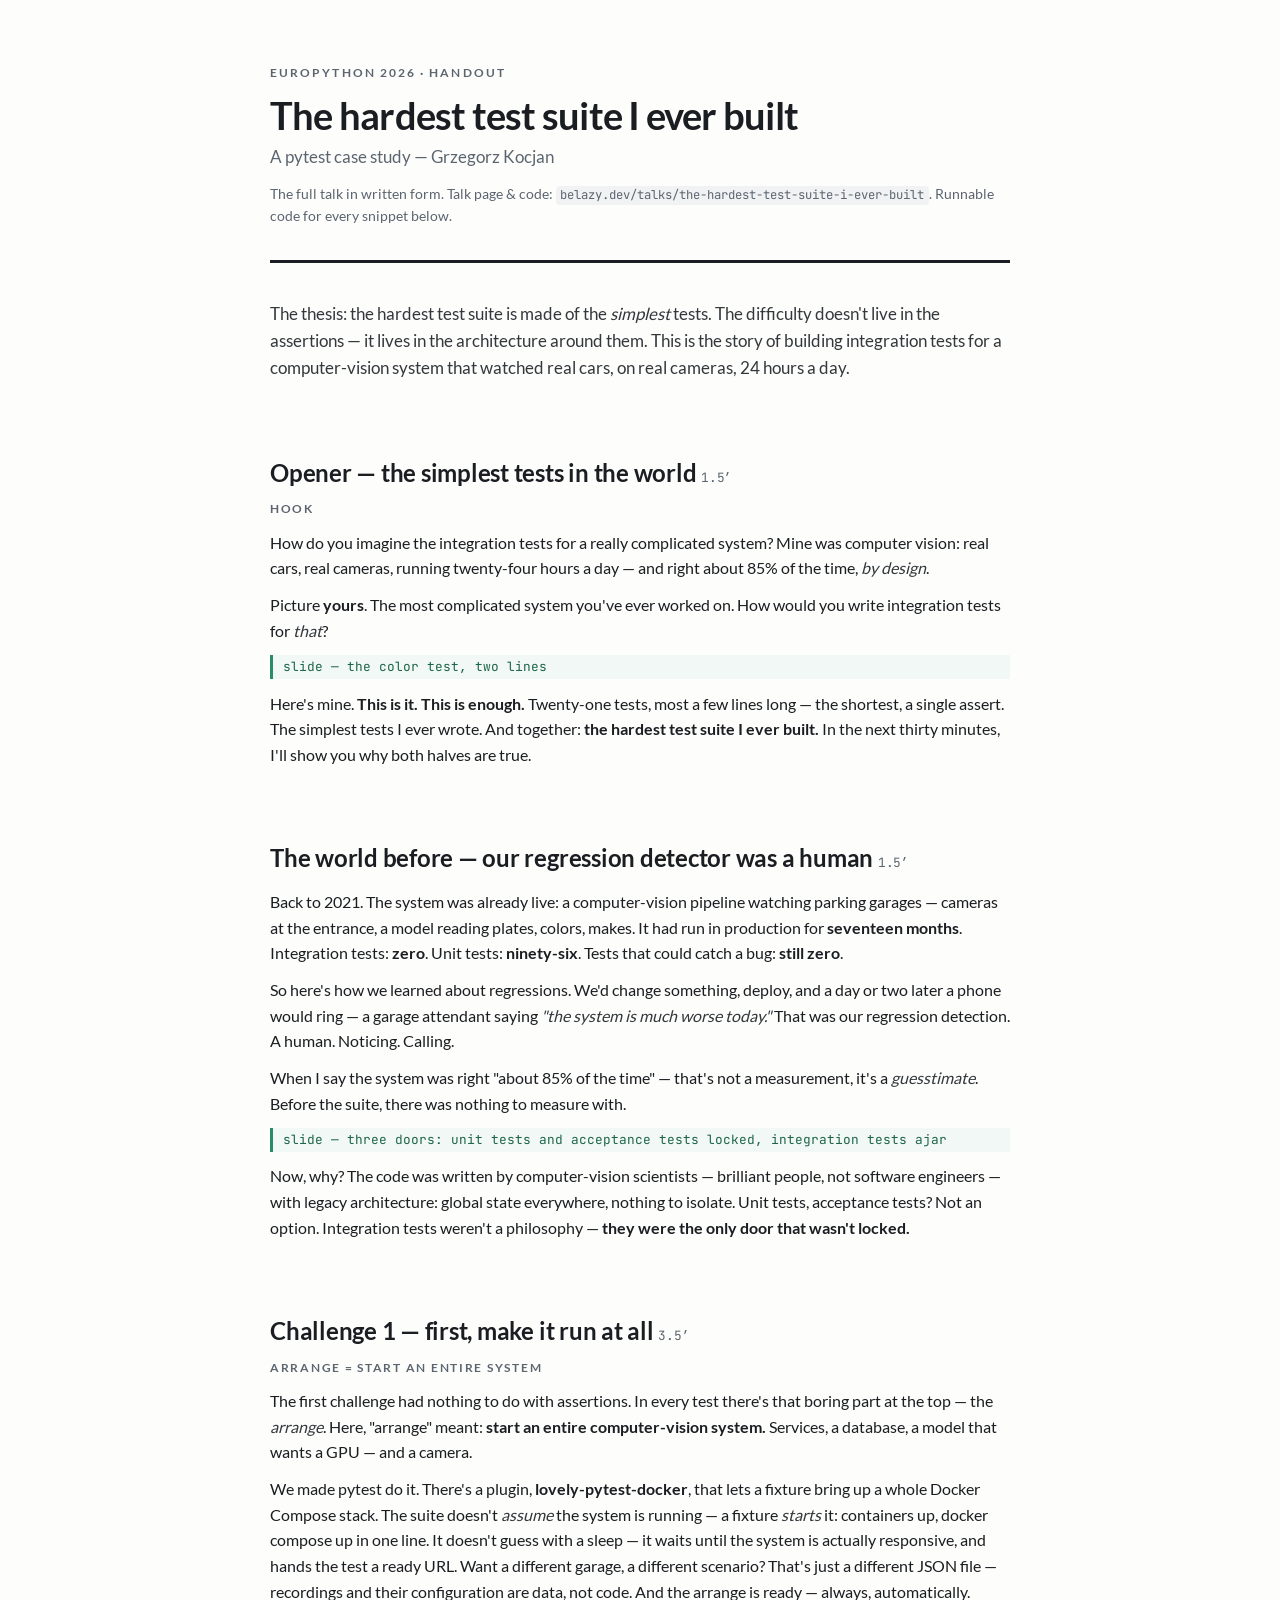
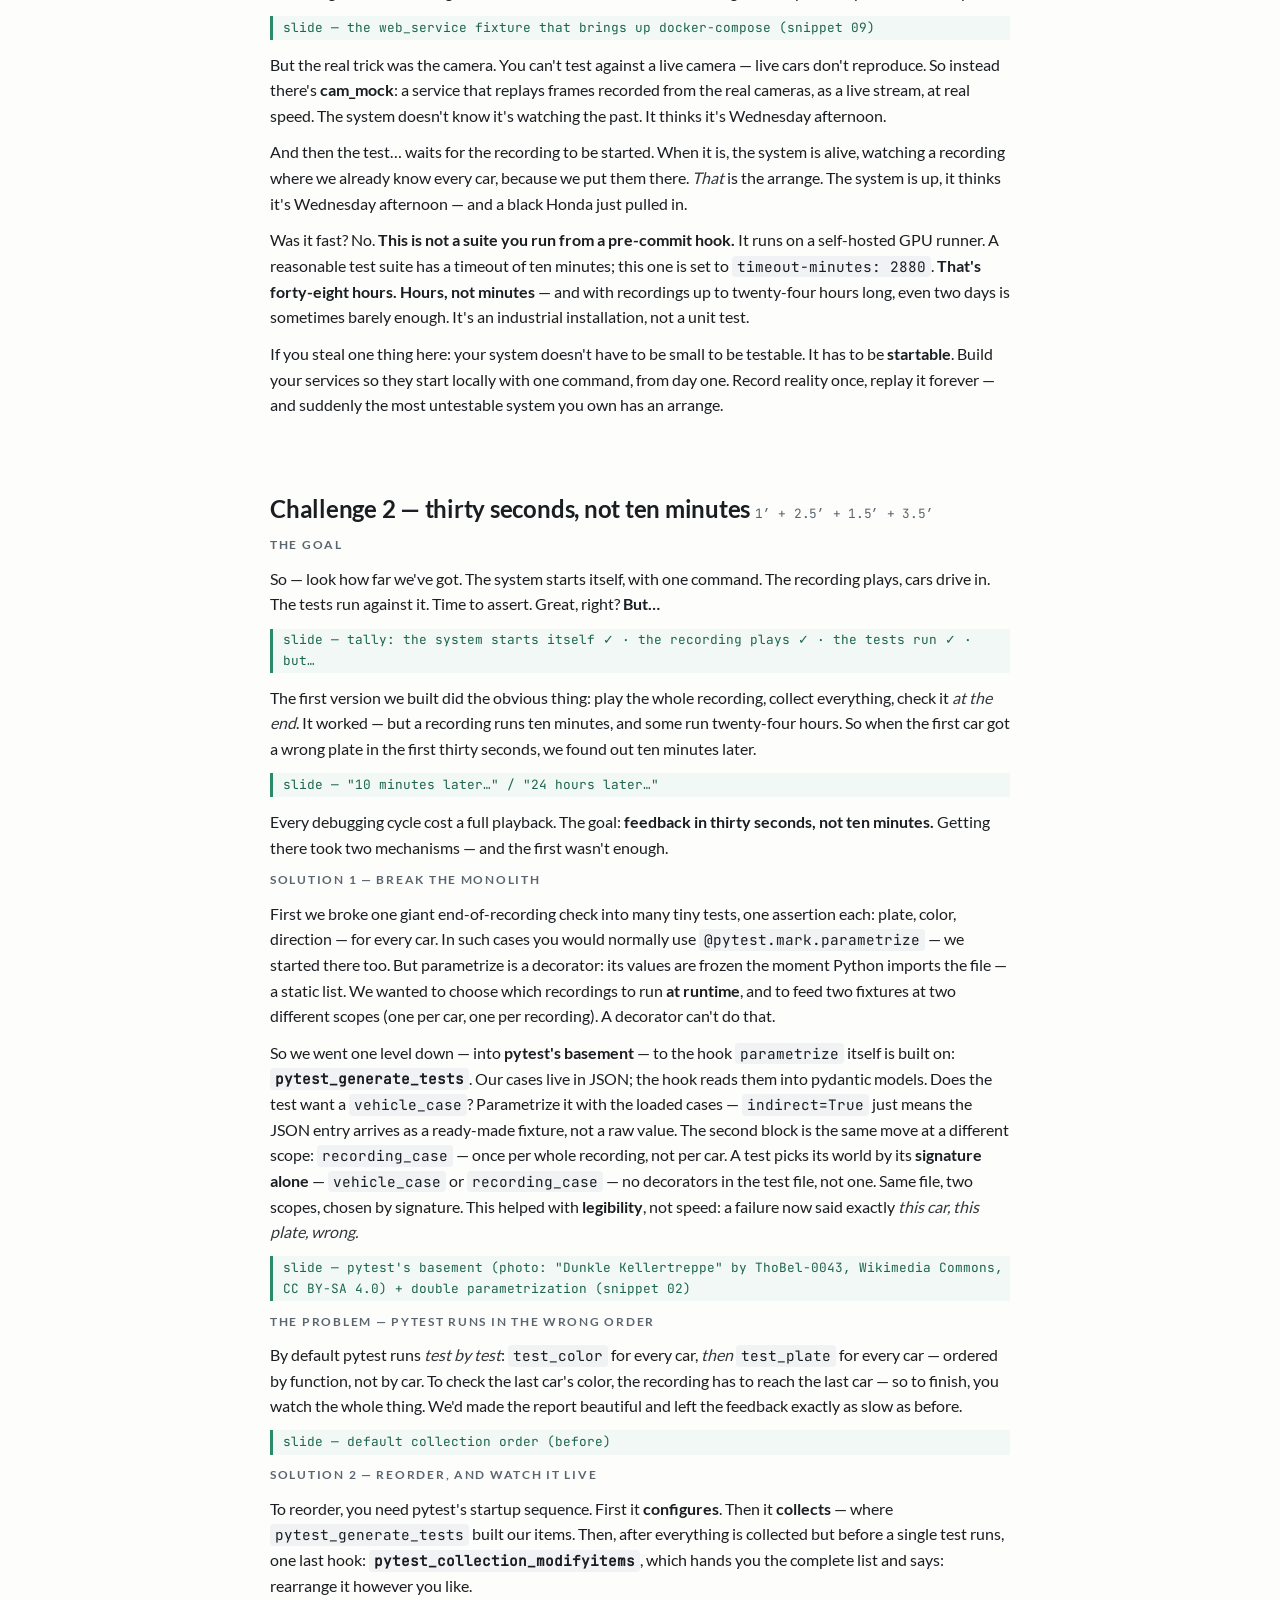
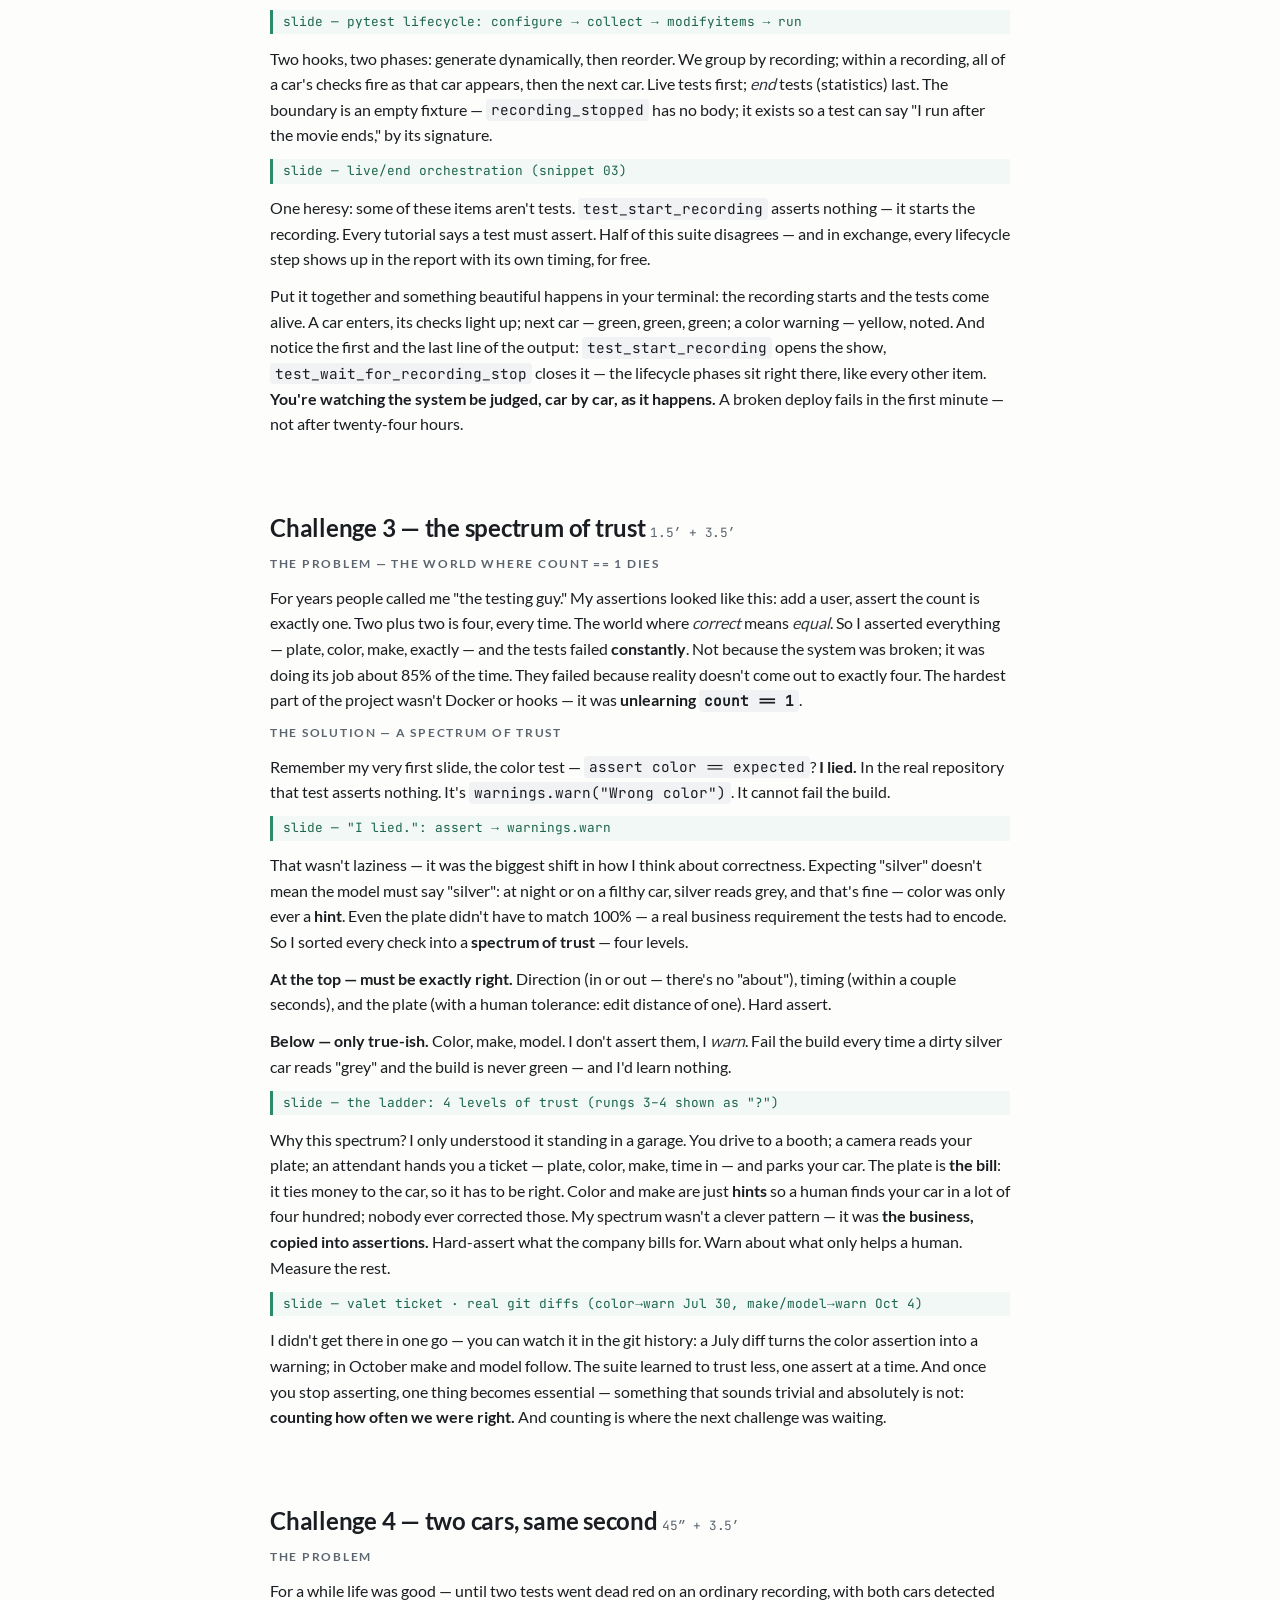
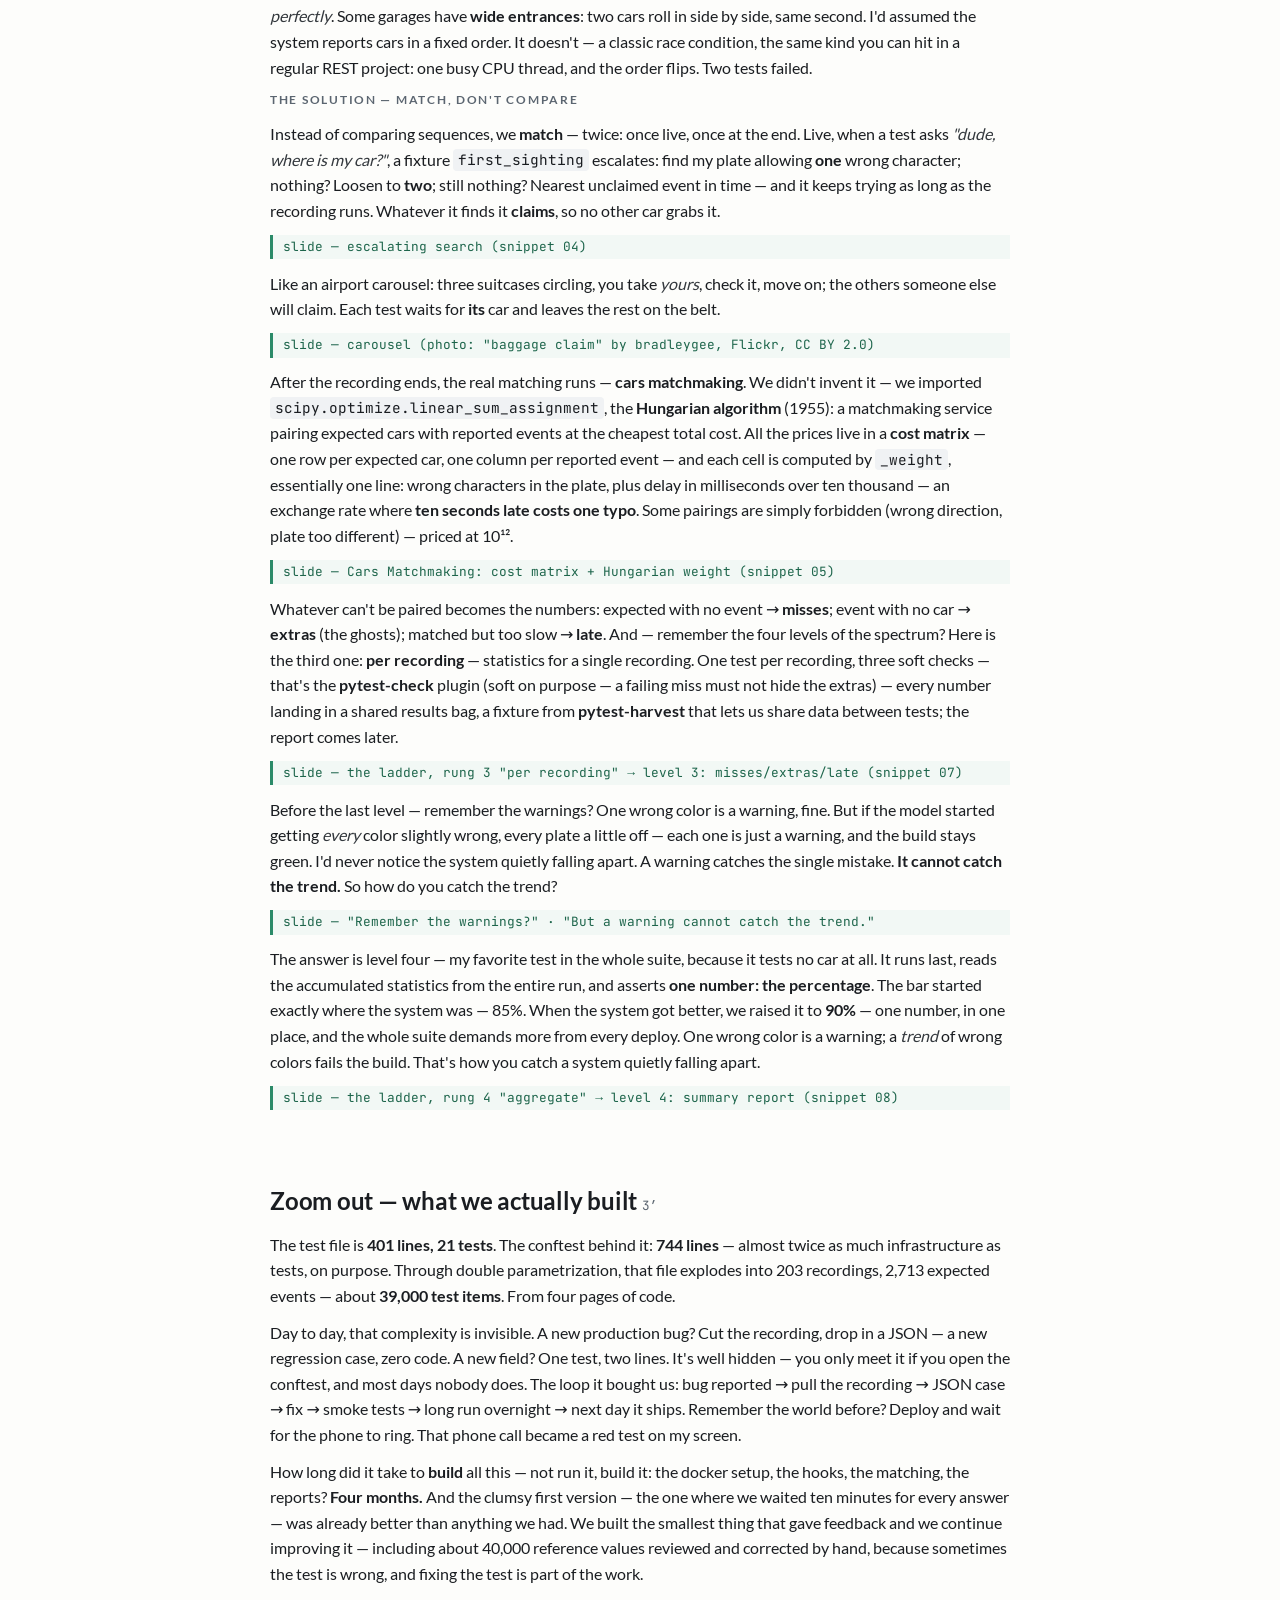
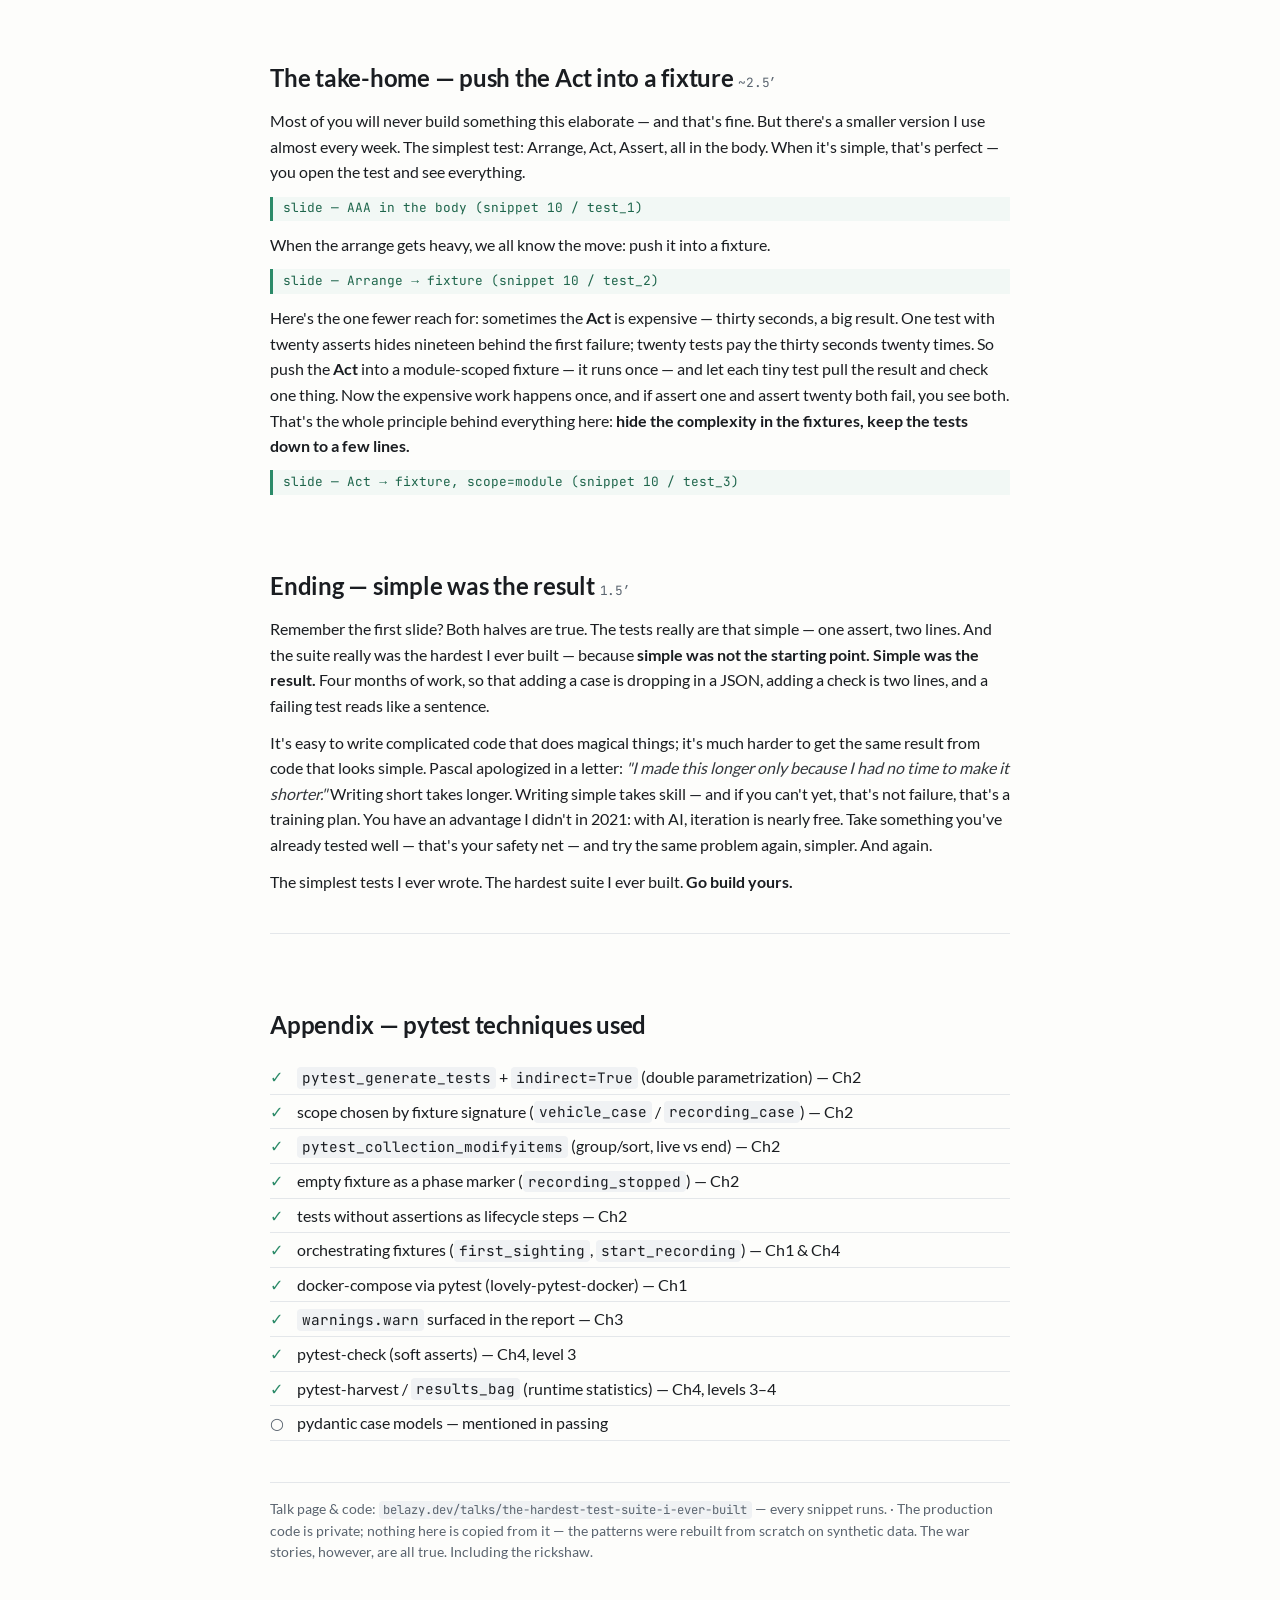
<file: slides/handout.html>
<!doctype html>
<html lang="en">
<head>
  <meta charset="utf-8">
  <meta name="viewport" content="width=device-width, initial-scale=1.0">
  <title>The hardest test suite I ever built — handout</title>
  <style>
    @font-face { font-family:"Lato"; font-weight:400; src:url("./fonts/lato-400.woff2") format("woff2"); font-display:swap; }
    @font-face { font-family:"Lato"; font-weight:700; src:url("./fonts/lato-700.woff2") format("woff2"); font-display:swap; }
    @font-face { font-family:"JetBrains Mono"; font-weight:400; src:url("./fonts/jbmono-400.woff2") format("woff2"); font-display:swap; }
    :root { --ink:#1a1d21; --muted:#5b6570; --accent:#2b8a68; --bad:#c0392b; --rule:#e4e7ea; --bg:#fdfdfb; }
    * { box-sizing:border-box; }
    body { font-family:"Lato","Segoe UI",system-ui,sans-serif; color:var(--ink); background:var(--bg);
           line-height:1.6; margin:0; }
    .page { max-width:820px; margin:0 auto; padding:64px 40px 96px; }
    header.doc { border-bottom:3px solid var(--ink); padding-bottom:1.4em; margin-bottom:2.4em; }
    .kicker { text-transform:uppercase; letter-spacing:0.18em; font-size:0.72rem; color:var(--muted); font-weight:700; }
    h1 { font-size:2.4rem; line-height:1.1; letter-spacing:-0.02em; margin:0.3em 0 0.2em; }
    .sub { color:var(--muted); font-size:1.05rem; }
    .meta { margin-top:1em; font-size:0.85rem; color:var(--muted); }
    h2 { font-size:1.5rem; letter-spacing:-0.01em; margin:2.4em 0 0.2em; padding-top:0.6em; }
    h2 .t { font-size:0.8rem; color:var(--muted); font-weight:400; font-family:"JetBrains Mono",monospace; }
    h2.opt::after { content:" · optional"; color:var(--bad); font-size:0.8rem; font-weight:400; }
    .phase { font-size:0.72rem; text-transform:uppercase; letter-spacing:0.15em; font-weight:700; color:var(--muted); }
    p { margin:0.7em 0; }
    /* WCAG AA contrast for small text on #f2f8f5 — darker shade of the accent than --accent */
    .cue { display:block; font-family:"JetBrains Mono",monospace; font-size:0.8rem; color:#1d654b;
           border-left:3px solid var(--accent); padding:0.15em 0 0.15em 0.8em; margin:0.9em 0; background:#f2f8f5; }
    strong { color:var(--ink); }
    em { color:#33383d; }
    code { font-family:"JetBrains Mono",monospace; font-size:0.9em; background:#f0f2f4; padding:0.1em 0.35em; border-radius:4px; }
    .lead { font-size:1.05rem; color:#33383d; }
    ul.checklist { list-style:none; padding-left:0; }
    ul.checklist li { padding:0.25em 0 0.25em 1.7em; position:relative; border-bottom:1px solid var(--rule); }
    ul.checklist li::before { content:"✓"; color:var(--accent); position:absolute; left:0; font-weight:700; }
    ul.checklist li.no::before { content:"○"; color:var(--muted); }
    hr { border:none; border-top:1px solid var(--rule); margin:2.4em 0; }
    footer { margin-top:3em; padding-top:1.2em; border-top:1px solid var(--rule); color:var(--muted); font-size:0.85rem; }
    a { color:var(--accent); }
    @media print { .page { padding:0; max-width:none; } body { background:#fff; } .cue { background:none; } }
  </style>
</head>
<body>
  <div class="page">
    <header class="doc">
      <div class="kicker">EuroPython 2026 · handout</div>
      <h1>The hardest test suite I ever built</h1>
      <div class="sub">A pytest case study — Grzegorz Kocjan</div>
      <p class="meta">The full talk in written form. Talk page &amp; code:
        <code>belazy.dev/talks/the-hardest-test-suite-i-ever-built</code>. Runnable code for every snippet below.</p>
    </header>

    <p class="lead">The thesis: the hardest test suite is made of the <em>simplest</em> tests. The difficulty
    doesn't live in the assertions — it lives in the architecture around them. This is the story of building
    integration tests for a computer-vision system that watched real cars, on real cameras, 24 hours a day.</p>

    <h2>Opener — the simplest tests in the world <span class="t">1.5′</span></h2>
    <p class="phase">Hook</p>
    <p>How do you imagine the integration tests for a really complicated system? Mine was computer vision:
    real cars, real cameras, running twenty-four hours a day — and right about 85% of the time, <em>by design</em>.</p>
    <p>Picture <strong>yours</strong>. The most complicated system you've ever worked on. How would you write
    integration tests for <em>that</em>?</p>
    <span class="cue">slide — the color test, two lines</span>
    <p>Here's mine. <strong>This is it. This is enough.</strong> Twenty-one tests, most a few lines long — the
    shortest, a single assert. The simplest tests I ever wrote. And together: <strong>the hardest test suite I ever
    built.</strong> In the next thirty minutes, I'll show you why both halves are true.</p>

    <h2>The world before — our regression detector was a human <span class="t">1.5′</span></h2>
    <p>Back to 2021. The system was already live: a computer-vision pipeline watching parking garages — cameras
    at the entrance, a model reading plates, colors, makes. It had run in production for <strong>seventeen months</strong>.
    Integration tests: <strong>zero</strong>. Unit tests: <strong>ninety-six</strong>. Tests that could catch a bug:
    <strong>still zero</strong>.</p>
    <p>So here's how we learned about regressions. We'd change something, deploy, and a day or two later a phone
    would ring — a garage attendant saying <em>"the system is much worse today."</em> That was our regression
    detection. A human. Noticing. Calling.</p>
    <p>When I say the system was right "about 85% of the time" — that's not a measurement, it's a
    <em>guesstimate</em>. Before the suite, there was nothing to measure with.</p>
    <span class="cue">slide — three doors: unit tests and acceptance tests locked, integration tests ajar</span>
    <p>Now, why? The code was written by computer-vision scientists — brilliant people, not software engineers —
    with legacy architecture: global state everywhere, nothing to isolate. Unit tests, acceptance tests? Not an
    option. Integration tests weren't a philosophy — <strong>they were the only door that wasn't locked.</strong></p>

    <h2>Challenge 1 — first, make it run at all <span class="t">3.5′</span></h2>
    <p class="phase">Arrange = start an entire system</p>
    <p>The first challenge had nothing to do with assertions. In every test there's that boring part at the top —
    the <em>arrange</em>. Here, "arrange" meant: <strong>start an entire computer-vision system.</strong> Services,
    a database, a model that wants a GPU — and a camera.</p>
    <p>We made pytest do it. There's a plugin, <strong>lovely-pytest-docker</strong>, that lets a fixture bring up
    a whole Docker Compose stack. The suite doesn't <em>assume</em> the system is running — a fixture <em>starts</em>
    it: containers up, docker compose up in one line. It doesn't guess with a sleep — it waits until the system is
    actually responsive, and hands the test a ready URL. Want a different garage, a different scenario? That's just
    a different JSON file — recordings and their configuration are data, not code. And the arrange is ready —
    always, automatically.</p>
    <span class="cue">slide — the web_service fixture that brings up docker-compose (snippet 09)</span>
    <p>But the real trick was the camera. You can't test against a live camera — live cars don't reproduce.
    So instead there's <strong>cam_mock</strong>: a service that replays frames recorded from the real cameras,
    as a live stream, at real speed. The system doesn't know it's watching the past. It thinks it's Wednesday
    afternoon.</p>
    <p>And then the test… waits for the recording to be started. When it is, the system is alive, watching a
    recording where we already know every car, because we put them there. <em>That</em> is the arrange. The system
    is up, it thinks it's Wednesday afternoon — and a black Honda just pulled in.</p>
    <p>Was it fast? No. <strong>This is not a suite you run from a pre-commit hook.</strong> It runs on a self-hosted
    GPU runner. A reasonable test suite has a timeout of ten minutes; this one is set to
    <code>timeout-minutes: 2880</code>. <strong>That's forty-eight hours. Hours, not minutes</strong> — and with
    recordings up to twenty-four hours long, even two days is sometimes barely enough. It's an industrial
    installation, not a unit test.</p>
    <p>If you steal one thing here: your system doesn't have to be small to be testable. It has to be
    <strong>startable</strong>. Build your services so they start locally with one command, from day one. Record
    reality once, replay it forever — and suddenly the most untestable system you own has an arrange.</p>

    <h2>Challenge 2 — thirty seconds, not ten minutes <span class="t">1′ + 2.5′ + 1.5′ + 3.5′</span></h2>
    <p class="phase">The goal</p>
    <p>So — look how far we've got. The system starts itself, with one command. The recording plays, cars drive in.
    The tests run against it. Time to assert. Great, right? <strong>But…</strong></p>
    <span class="cue">slide — tally: the system starts itself ✓ · the recording plays ✓ · the tests run ✓ · but…</span>
    <p>The first version we built did the obvious thing: play the whole recording, collect everything, check it
    <em>at the end</em>. It worked — but a recording runs ten minutes, and some run twenty-four hours. So when the
    first car got a wrong plate in the first thirty seconds, we found out ten minutes later.</p>
    <span class="cue">slide — "10 minutes later…" / "24 hours later…"</span>
    <p>Every debugging cycle cost a full playback. The goal: <strong>feedback in thirty seconds, not ten minutes.</strong>
    Getting there took two mechanisms — and the first wasn't enough.</p>
    <p class="phase">Solution 1 — break the monolith</p>
    <p>First we broke one giant end-of-recording check into many tiny tests, one assertion each: plate, color,
    direction — for every car. In such cases you would normally use <code>@pytest.mark.parametrize</code> — we
    started there too. But parametrize
    is a decorator: its values are frozen the moment Python imports the file — a static list. We wanted to choose
    which recordings to run <strong>at runtime</strong>, and to feed two fixtures at two different scopes (one per
    car, one per recording). A decorator can't do that.</p>
    <p>So we went one level down — into <strong>pytest's basement</strong> — to the hook <code>parametrize</code>
    itself is built on: <strong><code>pytest_generate_tests</code></strong>. Our cases live in JSON; the hook reads
    them into pydantic models. Does the test want a <code>vehicle_case</code>? Parametrize it with the loaded cases
    — <code>indirect=True</code> just means the JSON entry arrives as a ready-made fixture, not a raw value. The
    second block is the same move at a different scope: <code>recording_case</code> — once per whole recording, not
    per car. A test picks its world by its <strong>signature alone</strong> — <code>vehicle_case</code> or
    <code>recording_case</code> — no decorators in the test file, not one. Same file, two scopes, chosen by
    signature. This helped with <strong>legibility</strong>,
    not speed: a failure now said exactly <em>this car, this plate, wrong.</em></p>
    <span class="cue">slide — pytest's basement (photo: "Dunkle Kellertreppe" by ThoBel-0043, Wikimedia Commons, CC BY-SA 4.0) + double parametrization (snippet 02)</span>
    <p class="phase">The problem — pytest runs in the wrong order</p>
    <p>By default pytest runs <em>test by test</em>: <code>test_color</code> for every car, <em>then</em>
    <code>test_plate</code> for every car — ordered by function, not by car. To check the last car's color, the
    recording has to reach the last car — so to finish, you watch the whole thing. We'd made the report beautiful
    and left the feedback exactly as slow as before.</p>
    <span class="cue">slide — default collection order (before)</span>
    <p class="phase">Solution 2 — reorder, and watch it live</p>
    <p>To reorder, you need pytest's startup sequence. First it <strong>configures</strong>. Then it
    <strong>collects</strong> — where <code>pytest_generate_tests</code> built our items. Then, after everything is
    collected but before a single test runs, one last hook: <strong><code>pytest_collection_modifyitems</code></strong>,
    which hands you the complete list and says: rearrange it however you like.</p>
    <span class="cue">slide — pytest lifecycle: configure → collect → modifyitems → run</span>
    <p>Two hooks, two phases: generate dynamically, then reorder. We group by recording; within a recording, all of
    a car's checks fire as that car appears, then the next car. Live tests first; <em>end</em> tests (statistics)
    last. The boundary is an empty fixture — <code>recording_stopped</code> has no body; it exists so a test can
    say "I run after the movie ends," by its signature.</p>
    <span class="cue">slide — live/end orchestration (snippet 03)</span>
    <p>One heresy: some of these items aren't tests. <code>test_start_recording</code> asserts nothing — it starts
    the recording. Every tutorial says a test must assert. Half of this suite disagrees — and in exchange, every
    lifecycle step shows up in the report with its own timing, for free.</p>
    <p>Put it together and something beautiful happens in your terminal: the recording starts and the tests come
    alive. A car enters, its checks light up; next car — green, green, green; a color warning — yellow, noted.
    And notice the first and the last line of the output: <code>test_start_recording</code> opens the show,
    <code>test_wait_for_recording_stop</code> closes it — the lifecycle phases sit right there, like every other item.
    <strong>You're watching the system be judged, car by car, as it happens.</strong> A broken deploy fails in the
    first minute — not after twenty-four hours.</p>

    <h2>Challenge 3 — the spectrum of trust <span class="t">1.5′ + 3.5′</span></h2>
    <p class="phase">The problem — the world where count == 1 dies</p>
    <p>For years people called me "the testing guy." My assertions looked like this: add a user, assert the count
    is exactly one. Two plus two is four, every time. The world where <em>correct</em> means <em>equal</em>.
    So I asserted everything — plate, color, make, exactly — and the tests failed <strong>constantly</strong>. Not
    because the system was broken; it was doing its job about 85% of the time. They failed because reality doesn't
    come out to exactly four. The hardest part of the project wasn't Docker or hooks — it was
    <strong>unlearning <code>count == 1</code></strong>.</p>
    <p class="phase">The solution — a spectrum of trust</p>
    <p>Remember my very first slide, the color test — <code>assert color == expected</code>? <strong>I lied.</strong>
    In the real repository that test asserts nothing. It's <code>warnings.warn("Wrong color")</code>. It cannot fail
    the build.</p>
    <span class="cue">slide — "I lied.": assert → warnings.warn</span>
    <p>That wasn't laziness — it was the biggest shift in how I think about correctness. Expecting "silver" doesn't
    mean the model must say "silver": at night or on a filthy car, silver reads grey, and that's fine — color was
    only ever a <strong>hint</strong>. Even the plate didn't have to match 100% — a real business requirement the
    tests had to encode. So I sorted every check into a <strong>spectrum of trust</strong> — four levels.</p>
    <p><strong>At the top — must be exactly right.</strong> Direction (in or out — there's no "about"), timing
    (within a couple seconds), and the plate (with a human tolerance: edit distance of one). Hard assert.</p>
    <p><strong>Below — only true-ish.</strong> Color, make, model. I don't assert them, I <em>warn</em>. Fail the
    build every time a dirty silver car reads "grey" and the build is never green — and I'd learn nothing.</p>
    <span class="cue">slide — the ladder: 4 levels of trust (rungs 3–4 shown as "?")</span>
    <p>Why this spectrum? I only understood it standing in a garage. You drive to a booth; a camera reads your
    plate; an attendant hands you a ticket — plate, color, make, time in — and parks your car. The plate is
    <strong>the bill</strong>: it ties money to the car, so it has to be right. Color and make are just
    <strong>hints</strong> so a human finds your car in a lot of four hundred; nobody ever corrected those. My
    spectrum wasn't a clever pattern — it was <strong>the business, copied into assertions.</strong> Hard-assert
    what the company bills for. Warn about what only helps a human. Measure the rest.</p>
    <span class="cue">slide — valet ticket · real git diffs (color→warn Jul 30, make/model→warn Oct 4)</span>
    <p>I didn't get there in one go — you can watch it in the git history: a July diff turns the color assertion
    into a warning; in October make and model follow. The suite learned to trust less, one assert at a time. And
    once you stop asserting, one thing becomes essential — something that sounds trivial and absolutely is not:
    <strong>counting how often we were right.</strong> And counting is where the next challenge was waiting.</p>

    <h2>Challenge 4 — two cars, same second <span class="t">45″ + 3.5′</span></h2>
    <p class="phase">The problem</p>
    <p>For a while life was good — until two tests went dead red on an ordinary recording, with both cars detected
    <em>perfectly</em>. Some garages have <strong>wide entrances</strong>: two cars roll in side by side, same
    second. I'd assumed the system reports cars in a fixed order. It doesn't — a classic race condition, the same kind
    you can hit in a regular REST project: one busy CPU thread, and the order flips. Two tests failed.</p>
    <p class="phase">The solution — match, don't compare</p>
    <p>Instead of comparing sequences, we <strong>match</strong> — twice: once live, once at the end. Live, when a
    test asks <em>"dude, where is my car?"</em>, a
    fixture <code>first_sighting</code> escalates: find my plate allowing <strong>one</strong> wrong character;
    nothing? Loosen to <strong>two</strong>; still nothing? Nearest unclaimed event in time — and it keeps trying
    as long as the recording runs. Whatever it finds it <strong>claims</strong>, so no other car grabs it.</p>
    <span class="cue">slide — escalating search (snippet 04)</span>
    <p>Like an airport carousel: three suitcases circling, you take <em>yours</em>, check it, move on; the others
    someone else will claim. Each test waits for <strong>its</strong> car and leaves the rest on the belt.</p>
    <span class="cue">slide — carousel (photo: "baggage claim" by bradleygee, Flickr, CC BY 2.0)</span>
    <p>After the recording ends, the real matching runs — <strong>cars matchmaking</strong>. We didn't invent it —
    we imported <code>scipy.optimize.linear_sum_assignment</code>, the <strong>Hungarian algorithm</strong> (1955):
    a matchmaking service pairing expected cars with reported events at the cheapest total cost. All the prices
    live in a <strong>cost matrix</strong> — one row per expected car, one column per reported event — and each
    cell is computed by <code>_weight</code>, essentially one line: wrong characters in the plate, plus delay in
    milliseconds over ten thousand — an exchange rate where
    <strong>ten seconds late costs one typo</strong>. Some pairings are simply forbidden (wrong direction, plate
    too different) — priced at 10¹².</p>
    <span class="cue">slide — Cars Matchmaking: cost matrix + Hungarian weight (snippet 05)</span>
    <p>Whatever can't be paired becomes the numbers: expected with no event → <strong>misses</strong>; event with
    no car → <strong>extras</strong> (the ghosts); matched but too slow → <strong>late</strong>. And — remember the
    four levels of the spectrum? Here is the third one: <strong>per recording</strong> — statistics for a single
    recording. One test per recording, three soft checks — that's the <strong>pytest-check</strong> plugin
    (soft on purpose — a failing miss must not hide the extras) — every number landing in a shared results bag,
    a fixture from <strong>pytest-harvest</strong> that lets us share data between tests; the report comes later.</p>
    <span class="cue">slide — the ladder, rung 3 "per recording" → level 3: misses/extras/late (snippet 07)</span>
    <p>Before the last level — remember the warnings? One wrong color is a warning, fine. But if the model started
    getting <em>every</em> color slightly wrong, every plate a little off — each one is just a warning, and the
    build stays green. I'd never notice the system quietly falling apart. A warning catches the single mistake.
    <strong>It cannot catch the trend.</strong> So how do you catch the trend?</p>
    <span class="cue">slide — "Remember the warnings?" · "But a warning cannot catch the trend."</span>
    <p>The answer is level four — my favorite test in the whole suite, because it tests no car at all. It runs
    last, reads the accumulated
    statistics from the entire run, and asserts <strong>one number: the percentage</strong>. The bar started
    exactly where the system was — 85%. When the system got better, we raised it to <strong>90%</strong> — one
    number, in one place, and the whole suite demands more from every deploy. One wrong color is a
    warning; a <em>trend</em> of wrong colors fails the build. That's how you catch a system quietly falling apart.</p>
    <span class="cue">slide — the ladder, rung 4 "aggregate" → level 4: summary report (snippet 08)</span>

    <h2>Zoom out — what we actually built <span class="t">3′</span></h2>
    <p>The test file is <strong>401 lines, 21 tests</strong>. The conftest behind it: <strong>744 lines</strong> —
    almost twice as much infrastructure as tests, on purpose. Through double parametrization, that file explodes
    into 203 recordings, 2,713 expected events — about <strong>39,000 test items</strong>. From four pages of code.</p>
    <p>Day to day, that complexity is invisible. A new production bug? Cut the recording, drop in a JSON — a new
    regression case, zero code. A new field? One test, two lines. It's well hidden — you only meet it if you open
    the conftest, and most days nobody does. The loop it bought us: bug reported → pull the recording → JSON case →
    fix → smoke tests → long run overnight → next day it ships. Remember the world before? Deploy and wait for the
    phone to ring. That phone call became a red test on my screen.</p>
    <p>How long did it take to <strong>build</strong> all this — not run it, build it: the docker setup, the hooks,
    the matching, the reports? <strong>Four months.</strong> And the clumsy first version — the one where we waited
    ten minutes for every answer — was already better than anything we had. We built the smallest thing that gave
    feedback and we continue improving it — including about 40,000 reference values reviewed and corrected by hand,
    because sometimes the test is wrong, and fixing the test is part of the work.</p>

    <h2>The take-home — push the Act into a fixture <span class="t">~2.5′</span></h2>
    <p>Most of you will never build something this elaborate — and that's fine. But there's a smaller version I use
    almost every week. The simplest test: Arrange, Act, Assert, all in the body. When it's simple, that's perfect —
    you open the test and see everything.</p>
    <span class="cue">slide — AAA in the body (snippet 10 / test_1)</span>
    <p>When the arrange gets heavy, we all know the move: push it into a fixture.</p>
    <span class="cue">slide — Arrange → fixture (snippet 10 / test_2)</span>
    <p>Here's the one fewer reach for: sometimes the <strong>Act</strong> is expensive — thirty seconds, a big
    result. One test with twenty asserts hides nineteen behind the first failure; twenty tests pay the thirty
    seconds twenty times. So push the <strong>Act</strong> into a module-scoped fixture — it runs once — and let
    each tiny test pull the result and check one thing. Now the expensive work happens once, and if assert one and
    assert twenty both fail, you see both. That's the whole principle behind everything here:
    <strong>hide the complexity in the fixtures, keep the tests down to a few lines.</strong></p>
    <span class="cue">slide — Act → fixture, scope=module (snippet 10 / test_3)</span>

    <h2>Ending — simple was the result <span class="t">1.5′</span></h2>
    <p>Remember the first slide? Both halves are true. The tests really are that simple — one assert, two lines.
    And the suite really was the hardest I ever built — because <strong>simple was not the starting point. Simple
    was the result.</strong> Four months of work, so that adding a case is dropping in a JSON, adding a check is
    two lines, and a failing test reads like a sentence.</p>
    <p>It's easy to write complicated code that does magical things; it's much harder to get the same result from
    code that looks simple. Pascal apologized in a letter: <em>"I made this longer only because I had no time to
    make it shorter."</em> Writing short takes longer. Writing simple takes skill — and if you can't yet, that's
    not failure, that's a training plan. You have an advantage I didn't in 2021: with AI, iteration is nearly free.
    Take something you've already tested well — that's your safety net — and try the same problem again, simpler.
    And again.</p>
    <p>The simplest tests I ever wrote. The hardest suite I ever built. <strong>Go build yours.</strong></p>

    <hr>

    <h2>Appendix — pytest techniques used</h2>
    <ul class="checklist">
      <li><code>pytest_generate_tests</code> + <code>indirect=True</code> (double parametrization) — Ch2</li>
      <li>scope chosen by fixture signature (<code>vehicle_case</code> / <code>recording_case</code>) — Ch2</li>
      <li><code>pytest_collection_modifyitems</code> (group/sort, live vs end) — Ch2</li>
      <li>empty fixture as a phase marker (<code>recording_stopped</code>) — Ch2</li>
      <li>tests without assertions as lifecycle steps — Ch2</li>
      <li>orchestrating fixtures (<code>first_sighting</code>, <code>start_recording</code>) — Ch1 &amp; Ch4</li>
      <li>docker-compose via pytest (lovely-pytest-docker) — Ch1</li>
      <li><code>warnings.warn</code> surfaced in the report — Ch3</li>
      <li>pytest-check (soft asserts) — Ch4, level 3</li>
      <li>pytest-harvest / <code>results_bag</code> (runtime statistics) — Ch4, levels 3–4</li>
      <li class="no">pydantic case models — mentioned in passing</li>
    </ul>

    <footer>
      Talk page &amp; code: <code>belazy.dev/talks/the-hardest-test-suite-i-ever-built</code> — every snippet runs.
      · The production code is private; nothing here is copied from it — the patterns were rebuilt from scratch on
      synthetic data. The war stories, however, are all true. Including the rickshaw.
    </footer>
  </div>
</body>
</html>
</file>
<file: slides/reveal/dist/reveal.css>
/**
 * reveal.js 5.2.1
 * https://revealjs.com
 * MIT licensed
 *
 * Copyright (C) 2011-2024 Hakim El Hattab, https://hakim.se
 */

.reveal .r-stretch,.reveal .stretch{max-width:none;max-height:none}.reveal pre.r-stretch code,.reveal pre.stretch code{height:100%;max-height:100%;box-sizing:border-box}.reveal .r-fit-text{display:inline-block;white-space:nowrap}.reveal .r-stack{display:grid;grid-template-rows:100%}.reveal .r-stack>*{grid-area:1/1;margin:auto}.reveal .r-hstack,.reveal .r-vstack{display:flex}.reveal .r-hstack img,.reveal .r-hstack video,.reveal .r-vstack img,.reveal .r-vstack video{min-width:0;min-height:0;object-fit:contain}.reveal .r-vstack{flex-direction:column;align-items:center;justify-content:center}.reveal .r-hstack{flex-direction:row;align-items:center;justify-content:center}.reveal .items-stretch{align-items:stretch}.reveal .items-start{align-items:flex-start}.reveal .items-center{align-items:center}.reveal .items-end{align-items:flex-end}.reveal .justify-between{justify-content:space-between}.reveal .justify-around{justify-content:space-around}.reveal .justify-start{justify-content:flex-start}.reveal .justify-center{justify-content:center}.reveal .justify-end{justify-content:flex-end}html.reveal-full-page{width:100%;height:100%;height:100vh;height:calc(var(--vh,1vh) * 100);height:100dvh;overflow:hidden}.reveal-viewport{height:100%;overflow:hidden;position:relative;line-height:1;margin:0;background-color:#fff;color:#000;--r-controls-spacing:12px;--r-overlay-header-height:40px;--r-overlay-margin:0px;--r-overlay-padding:6px;--r-overlay-gap:5px}@media screen and (max-width:1024px),(max-height:768px){.reveal-viewport{--r-overlay-header-height:26px}}.reveal-viewport:fullscreen{top:0!important;left:0!important;width:100%!important;height:100%!important;transform:none!important}.reveal .fragment{transition:all .2s ease}.reveal .fragment:not(.custom){opacity:0;visibility:hidden;will-change:opacity}.reveal .fragment.visible{opacity:1;visibility:inherit}.reveal .fragment.disabled{transition:none}.reveal .fragment.grow{opacity:1;visibility:inherit}.reveal .fragment.grow.visible{transform:scale(1.3)}.reveal .fragment.shrink{opacity:1;visibility:inherit}.reveal .fragment.shrink.visible{transform:scale(.7)}.reveal .fragment.zoom-in{transform:scale(.1)}.reveal .fragment.zoom-in.visible{transform:none}.reveal .fragment.fade-out{opacity:1;visibility:inherit}.reveal .fragment.fade-out.visible{opacity:0;visibility:hidden}.reveal .fragment.semi-fade-out{opacity:1;visibility:inherit}.reveal .fragment.semi-fade-out.visible{opacity:.5;visibility:inherit}.reveal .fragment.strike{opacity:1;visibility:inherit}.reveal .fragment.strike.visible{text-decoration:line-through}.reveal .fragment.fade-up{transform:translate(0,40px)}.reveal .fragment.fade-up.visible{transform:translate(0,0)}.reveal .fragment.fade-down{transform:translate(0,-40px)}.reveal .fragment.fade-down.visible{transform:translate(0,0)}.reveal .fragment.fade-right{transform:translate(-40px,0)}.reveal .fragment.fade-right.visible{transform:translate(0,0)}.reveal .fragment.fade-left{transform:translate(40px,0)}.reveal .fragment.fade-left.visible{transform:translate(0,0)}.reveal .fragment.current-visible,.reveal .fragment.fade-in-then-out{opacity:0;visibility:hidden}.reveal .fragment.current-visible.current-fragment,.reveal .fragment.fade-in-then-out.current-fragment{opacity:1;visibility:inherit}.reveal .fragment.fade-in-then-semi-out{opacity:0;visibility:hidden}.reveal .fragment.fade-in-then-semi-out.visible{opacity:.5;visibility:inherit}.reveal .fragment.fade-in-then-semi-out.current-fragment{opacity:1;visibility:inherit}.reveal .fragment.highlight-blue,.reveal .fragment.highlight-current-blue,.reveal .fragment.highlight-current-green,.reveal .fragment.highlight-current-red,.reveal .fragment.highlight-green,.reveal .fragment.highlight-red{opacity:1;visibility:inherit}.reveal .fragment.highlight-red.visible{color:#ff2c2d}.reveal .fragment.highlight-green.visible{color:#17ff2e}.reveal .fragment.highlight-blue.visible{color:#1b91ff}.reveal .fragment.highlight-current-red.current-fragment{color:#ff2c2d}.reveal .fragment.highlight-current-green.current-fragment{color:#17ff2e}.reveal .fragment.highlight-current-blue.current-fragment{color:#1b91ff}.reveal:after{content:"";font-style:italic}.reveal iframe{z-index:1}.reveal a{position:relative}@keyframes bounce-right{0%,10%,25%,40%,50%{transform:translateX(0)}20%{transform:translateX(10px)}30%{transform:translateX(-5px)}}@keyframes bounce-left{0%,10%,25%,40%,50%{transform:translateX(0)}20%{transform:translateX(-10px)}30%{transform:translateX(5px)}}@keyframes bounce-down{0%,10%,25%,40%,50%{transform:translateY(0)}20%{transform:translateY(10px)}30%{transform:translateY(-5px)}}.reveal .controls{display:none;position:absolute;top:auto;bottom:var(--r-controls-spacing);right:var(--r-controls-spacing);left:auto;z-index:11;color:#000;pointer-events:none;font-size:10px}.reveal .controls button{position:absolute;padding:0;background-color:transparent;border:0;outline:0;cursor:pointer;color:currentColor;transform:scale(.9999);transition:color .2s ease,opacity .2s ease,transform .2s ease;z-index:2;pointer-events:auto;font-size:inherit;visibility:hidden;opacity:0;-webkit-appearance:none;-webkit-tap-highlight-color:transparent}.reveal .controls .controls-arrow:after,.reveal .controls .controls-arrow:before{content:"";position:absolute;top:0;left:0;width:2.6em;height:.5em;border-radius:.25em;background-color:currentColor;transition:all .15s ease,background-color .8s ease;transform-origin:.2em 50%;will-change:transform}.reveal .controls .controls-arrow{position:relative;width:3.6em;height:3.6em}.reveal .controls .controls-arrow:before{transform:translateX(.5em) translateY(1.55em) rotate(45deg)}.reveal .controls .controls-arrow:after{transform:translateX(.5em) translateY(1.55em) rotate(-45deg)}.reveal .controls .controls-arrow:hover:before{transform:translateX(.5em) translateY(1.55em) rotate(40deg)}.reveal .controls .controls-arrow:hover:after{transform:translateX(.5em) translateY(1.55em) rotate(-40deg)}.reveal .controls .controls-arrow:active:before{transform:translateX(.5em) translateY(1.55em) rotate(36deg)}.reveal .controls .controls-arrow:active:after{transform:translateX(.5em) translateY(1.55em) rotate(-36deg)}.reveal .controls .navigate-left{right:6.4em;bottom:3.2em;transform:translateX(-10px)}.reveal .controls .navigate-left.highlight{animation:bounce-left 2s 50 both ease-out}.reveal .controls .navigate-right{right:0;bottom:3.2em;transform:translateX(10px)}.reveal .controls .navigate-right .controls-arrow{transform:rotate(180deg)}.reveal .controls .navigate-right.highlight{animation:bounce-right 2s 50 both ease-out}.reveal .controls .navigate-up{right:3.2em;bottom:6.4em;transform:translateY(-10px)}.reveal .controls .navigate-up .controls-arrow{transform:rotate(90deg)}.reveal .controls .navigate-down{right:3.2em;bottom:-1.4em;padding-bottom:1.4em;transform:translateY(10px)}.reveal .controls .navigate-down .controls-arrow{transform:rotate(-90deg)}.reveal .controls .navigate-down.highlight{animation:bounce-down 2s 50 both ease-out}.reveal .controls[data-controls-back-arrows=faded] .navigate-up.enabled{opacity:.3}.reveal .controls[data-controls-back-arrows=faded] .navigate-up.enabled:hover{opacity:1}.reveal .controls[data-controls-back-arrows=hidden] .navigate-up.enabled{opacity:0;visibility:hidden}.reveal .controls .enabled{visibility:visible;opacity:.9;cursor:pointer;transform:none}.reveal .controls .enabled.fragmented{opacity:.5}.reveal .controls .enabled.fragmented:hover,.reveal .controls .enabled:hover{opacity:1}.reveal:not(.rtl) .controls[data-controls-back-arrows=faded] .navigate-left.enabled{opacity:.3}.reveal:not(.rtl) .controls[data-controls-back-arrows=faded] .navigate-left.enabled:hover{opacity:1}.reveal:not(.rtl) .controls[data-controls-back-arrows=hidden] .navigate-left.enabled{opacity:0;visibility:hidden}.reveal.rtl .controls[data-controls-back-arrows=faded] .navigate-right.enabled{opacity:.3}.reveal.rtl .controls[data-controls-back-arrows=faded] .navigate-right.enabled:hover{opacity:1}.reveal.rtl .controls[data-controls-back-arrows=hidden] .navigate-right.enabled{opacity:0;visibility:hidden}.reveal[data-navigation-mode=linear].has-horizontal-slides .navigate-down,.reveal[data-navigation-mode=linear].has-horizontal-slides .navigate-up{display:none}.reveal:not(.has-vertical-slides) .controls .navigate-left,.reveal[data-navigation-mode=linear].has-horizontal-slides .navigate-left{bottom:1.4em;right:5.5em}.reveal:not(.has-vertical-slides) .controls .navigate-right,.reveal[data-navigation-mode=linear].has-horizontal-slides .navigate-right{bottom:1.4em;right:.5em}.reveal:not(.has-horizontal-slides) .controls .navigate-up{right:1.4em;bottom:5em}.reveal:not(.has-horizontal-slides) .controls .navigate-down{right:1.4em;bottom:.5em}.reveal.has-dark-background .controls{color:#fff}.reveal.has-light-background .controls{color:#000}.reveal.no-hover .controls .controls-arrow:active:before,.reveal.no-hover .controls .controls-arrow:hover:before{transform:translateX(.5em) translateY(1.55em) rotate(45deg)}.reveal.no-hover .controls .controls-arrow:active:after,.reveal.no-hover .controls .controls-arrow:hover:after{transform:translateX(.5em) translateY(1.55em) rotate(-45deg)}@media screen and (min-width:500px){.reveal-viewport{--r-controls-spacing:0.8em}.reveal .controls[data-controls-layout=edges]{top:0;right:0;bottom:0;left:0}.reveal .controls[data-controls-layout=edges] .navigate-down,.reveal .controls[data-controls-layout=edges] .navigate-left,.reveal .controls[data-controls-layout=edges] .navigate-right,.reveal .controls[data-controls-layout=edges] .navigate-up{bottom:auto;right:auto}.reveal .controls[data-controls-layout=edges] .navigate-left{top:50%;left:var(--r-controls-spacing);margin-top:-1.8em}.reveal .controls[data-controls-layout=edges] .navigate-right{top:50%;right:var(--r-controls-spacing);margin-top:-1.8em}.reveal .controls[data-controls-layout=edges] .navigate-up{top:var(--r-controls-spacing);left:50%;margin-left:-1.8em}.reveal .controls[data-controls-layout=edges] .navigate-down{bottom:calc(var(--r-controls-spacing) - 1.4em + .3em);left:50%;margin-left:-1.8em}}.reveal .progress{position:absolute;display:none;height:3px;width:100%;bottom:0;left:0;z-index:10;background-color:rgba(0,0,0,.2);color:#fff}.reveal .progress:after{content:"";display:block;position:absolute;height:10px;width:100%;top:-10px}.reveal .progress span{display:block;height:100%;width:100%;background-color:currentColor;transition:transform .8s cubic-bezier(.26,.86,.44,.985);transform-origin:0 0;transform:scaleX(0)}.reveal .slide-number{position:absolute;display:block;right:8px;bottom:8px;z-index:31;font-family:Helvetica,sans-serif;font-size:12px;line-height:1;color:#fff;background-color:rgba(0,0,0,.4);padding:5px}.reveal .slide-number a{color:currentColor}.reveal .slide-number-delimiter{margin:0 3px}.reveal{position:relative;width:100%;height:100%;overflow:hidden;touch-action:pinch-zoom}.reveal.embedded{touch-action:pan-y}.reveal.embedded.is-vertical-slide{touch-action:none}.reveal .slides{position:absolute;width:100%;height:100%;top:0;right:0;bottom:0;left:0;margin:auto;pointer-events:none;overflow:visible;z-index:1;text-align:center;perspective:600px;perspective-origin:50% 40%}.reveal .slides>section{perspective:600px}.reveal .slides>section,.reveal .slides>section>section{display:none;position:absolute;width:100%;pointer-events:auto;z-index:10;transform-style:flat;transition:transform-origin .8s cubic-bezier(.26,.86,.44,.985),transform .8s cubic-bezier(.26,.86,.44,.985),visibility .8s cubic-bezier(.26,.86,.44,.985),opacity .8s cubic-bezier(.26,.86,.44,.985)}.reveal[data-transition-speed=fast] .slides section{transition-duration:.4s}.reveal[data-transition-speed=slow] .slides section{transition-duration:1.2s}.reveal .slides section[data-transition-speed=fast]{transition-duration:.4s}.reveal .slides section[data-transition-speed=slow]{transition-duration:1.2s}.reveal .slides>section.stack{padding-top:0;padding-bottom:0;pointer-events:none;height:100%}.reveal .slides>section.present,.reveal .slides>section>section.present{display:block;z-index:11;opacity:1}.reveal .slides>section:empty,.reveal .slides>section>section:empty,.reveal .slides>section>section[data-background-interactive],.reveal .slides>section[data-background-interactive]{pointer-events:none}.reveal.center,.reveal.center .slides,.reveal.center .slides section{min-height:0!important}.reveal .slides>section:not(.present),.reveal .slides>section>section:not(.present){pointer-events:none}.reveal.overview .slides>section,.reveal.overview .slides>section>section{pointer-events:auto}.reveal .slides>section.future,.reveal .slides>section.future>section,.reveal .slides>section.past,.reveal .slides>section.past>section,.reveal .slides>section>section.future,.reveal .slides>section>section.past{opacity:0}.reveal .slides>section[data-transition=slide].past,.reveal .slides>section[data-transition~=slide-out].past,.reveal.slide .slides>section:not([data-transition]).past{transform:translate(-150%,0)}.reveal .slides>section[data-transition=slide].future,.reveal .slides>section[data-transition~=slide-in].future,.reveal.slide .slides>section:not([data-transition]).future{transform:translate(150%,0)}.reveal .slides>section>section[data-transition=slide].past,.reveal .slides>section>section[data-transition~=slide-out].past,.reveal.slide .slides>section>section:not([data-transition]).past{transform:translate(0,-150%)}.reveal .slides>section>section[data-transition=slide].future,.reveal .slides>section>section[data-transition~=slide-in].future,.reveal.slide .slides>section>section:not([data-transition]).future{transform:translate(0,150%)}.reveal .slides>section[data-transition=linear].past,.reveal .slides>section[data-transition~=linear-out].past,.reveal.linear .slides>section:not([data-transition]).past{transform:translate(-150%,0)}.reveal .slides>section[data-transition=linear].future,.reveal .slides>section[data-transition~=linear-in].future,.reveal.linear .slides>section:not([data-transition]).future{transform:translate(150%,0)}.reveal .slides>section>section[data-transition=linear].past,.reveal .slides>section>section[data-transition~=linear-out].past,.reveal.linear .slides>section>section:not([data-transition]).past{transform:translate(0,-150%)}.reveal .slides>section>section[data-transition=linear].future,.reveal .slides>section>section[data-transition~=linear-in].future,.reveal.linear .slides>section>section:not([data-transition]).future{transform:translate(0,150%)}.reveal .slides section[data-transition=default].stack,.reveal.default .slides section.stack{transform-style:preserve-3d}.reveal .slides>section[data-transition=default].past,.reveal .slides>section[data-transition~=default-out].past,.reveal.default .slides>section:not([data-transition]).past{transform:translate3d(-100%,0,0) rotateY(-90deg) translate3d(-100%,0,0)}.reveal .slides>section[data-transition=default].future,.reveal .slides>section[data-transition~=default-in].future,.reveal.default .slides>section:not([data-transition]).future{transform:translate3d(100%,0,0) rotateY(90deg) translate3d(100%,0,0)}.reveal .slides>section>section[data-transition=default].past,.reveal .slides>section>section[data-transition~=default-out].past,.reveal.default .slides>section>section:not([data-transition]).past{transform:translate3d(0,-300px,0) rotateX(70deg) translate3d(0,-300px,0)}.reveal .slides>section>section[data-transition=default].future,.reveal .slides>section>section[data-transition~=default-in].future,.reveal.default .slides>section>section:not([data-transition]).future{transform:translate3d(0,300px,0) rotateX(-70deg) translate3d(0,300px,0)}.reveal .slides section[data-transition=convex].stack,.reveal.convex .slides section.stack{transform-style:preserve-3d}.reveal .slides>section[data-transition=convex].past,.reveal .slides>section[data-transition~=convex-out].past,.reveal.convex .slides>section:not([data-transition]).past{transform:translate3d(-100%,0,0) rotateY(-90deg) translate3d(-100%,0,0)}.reveal .slides>section[data-transition=convex].future,.reveal .slides>section[data-transition~=convex-in].future,.reveal.convex .slides>section:not([data-transition]).future{transform:translate3d(100%,0,0) rotateY(90deg) translate3d(100%,0,0)}.reveal .slides>section>section[data-transition=convex].past,.reveal .slides>section>section[data-transition~=convex-out].past,.reveal.convex .slides>section>section:not([data-transition]).past{transform:translate3d(0,-300px,0) rotateX(70deg) translate3d(0,-300px,0)}.reveal .slides>section>section[data-transition=convex].future,.reveal .slides>section>section[data-transition~=convex-in].future,.reveal.convex .slides>section>section:not([data-transition]).future{transform:translate3d(0,300px,0) rotateX(-70deg) translate3d(0,300px,0)}.reveal .slides section[data-transition=concave].stack,.reveal.concave .slides section.stack{transform-style:preserve-3d}.reveal .slides>section[data-transition=concave].past,.reveal .slides>section[data-transition~=concave-out].past,.reveal.concave .slides>section:not([data-transition]).past{transform:translate3d(-100%,0,0) rotateY(90deg) translate3d(-100%,0,0)}.reveal .slides>section[data-transition=concave].future,.reveal .slides>section[data-transition~=concave-in].future,.reveal.concave .slides>section:not([data-transition]).future{transform:translate3d(100%,0,0) rotateY(-90deg) translate3d(100%,0,0)}.reveal .slides>section>section[data-transition=concave].past,.reveal .slides>section>section[data-transition~=concave-out].past,.reveal.concave .slides>section>section:not([data-transition]).past{transform:translate3d(0,-80%,0) rotateX(-70deg) translate3d(0,-80%,0)}.reveal .slides>section>section[data-transition=concave].future,.reveal .slides>section>section[data-transition~=concave-in].future,.reveal.concave .slides>section>section:not([data-transition]).future{transform:translate3d(0,80%,0) rotateX(70deg) translate3d(0,80%,0)}.reveal .slides section[data-transition=zoom],.reveal.zoom .slides section:not([data-transition]){transition-timing-function:ease}.reveal .slides>section[data-transition=zoom].past,.reveal .slides>section[data-transition~=zoom-out].past,.reveal.zoom .slides>section:not([data-transition]).past{visibility:hidden;transform:scale(16)}.reveal .slides>section[data-transition=zoom].future,.reveal .slides>section[data-transition~=zoom-in].future,.reveal.zoom .slides>section:not([data-transition]).future{visibility:hidden;transform:scale(.2)}.reveal .slides>section>section[data-transition=zoom].past,.reveal .slides>section>section[data-transition~=zoom-out].past,.reveal.zoom .slides>section>section:not([data-transition]).past{transform:scale(16)}.reveal .slides>section>section[data-transition=zoom].future,.reveal .slides>section>section[data-transition~=zoom-in].future,.reveal.zoom .slides>section>section:not([data-transition]).future{transform:scale(.2)}.reveal.cube .slides{perspective:1300px}.reveal.cube .slides section{padding:30px;min-height:700px;backface-visibility:hidden;box-sizing:border-box;transform-style:preserve-3d}.reveal.center.cube .slides section{min-height:0}.reveal.cube .slides section:not(.stack):before{content:"";position:absolute;display:block;width:100%;height:100%;left:0;top:0;background:rgba(0,0,0,.1);border-radius:4px;transform:translateZ(-20px)}.reveal.cube .slides section:not(.stack):after{content:"";position:absolute;display:block;width:90%;height:30px;left:5%;bottom:0;background:0 0;z-index:1;border-radius:4px;box-shadow:0 95px 25px rgba(0,0,0,.2);transform:translateZ(-90px) rotateX(65deg)}.reveal.cube .slides>section.stack{padding:0;background:0 0}.reveal.cube .slides>section.past{transform-origin:100% 0;transform:translate3d(-100%,0,0) rotateY(-90deg)}.reveal.cube .slides>section.future{transform-origin:0 0;transform:translate3d(100%,0,0) rotateY(90deg)}.reveal.cube .slides>section>section.past{transform-origin:0 100%;transform:translate3d(0,-100%,0) rotateX(90deg)}.reveal.cube .slides>section>section.future{transform-origin:0 0;transform:translate3d(0,100%,0) rotateX(-90deg)}.reveal.page .slides{perspective-origin:0 50%;perspective:3000px}.reveal.page .slides section{padding:30px;min-height:700px;box-sizing:border-box;transform-style:preserve-3d}.reveal.page .slides section.past{z-index:12}.reveal.page .slides section:not(.stack):before{content:"";position:absolute;display:block;width:100%;height:100%;left:0;top:0;background:rgba(0,0,0,.1);transform:translateZ(-20px)}.reveal.page .slides section:not(.stack):after{content:"";position:absolute;display:block;width:90%;height:30px;left:5%;bottom:0;background:0 0;z-index:1;border-radius:4px;box-shadow:0 95px 25px rgba(0,0,0,.2);transform:translateZ(-90px) rotateX(65deg)}.reveal.page .slides>section.stack{padding:0;background:0 0}.reveal.page .slides>section.past{transform-origin:0 0;transform:translate3d(-40%,0,0) rotateY(-80deg)}.reveal.page .slides>section.future{transform-origin:100% 0;transform:translate3d(0,0,0)}.reveal.page .slides>section>section.past{transform-origin:0 0;transform:translate3d(0,-40%,0) rotateX(80deg)}.reveal.page .slides>section>section.future{transform-origin:0 100%;transform:translate3d(0,0,0)}.reveal .slides section[data-transition=fade],.reveal.fade .slides section:not([data-transition]),.reveal.fade .slides>section>section:not([data-transition]){transform:none;transition:opacity .5s}.reveal.fade.overview .slides section,.reveal.fade.overview .slides>section>section{transition:none}.reveal .slides section[data-transition=none],.reveal.none .slides section:not([data-transition]){transform:none;transition:none}.reveal .pause-overlay{position:absolute;top:0;left:0;width:100%;height:100%;background:#000;visibility:hidden;opacity:0;z-index:100;transition:all 1s ease}.reveal .pause-overlay .resume-button{position:absolute;bottom:20px;right:20px;color:#ccc;border-radius:2px;padding:6px 14px;border:2px solid #ccc;font-size:16px;background:0 0;cursor:pointer}.reveal .pause-overlay .resume-button:hover{color:#fff;border-color:#fff}.reveal.paused .pause-overlay{visibility:visible;opacity:1}.reveal .no-transition,.reveal .no-transition *,.reveal .slides.disable-slide-transitions section{transition:none!important}.reveal .slides.disable-slide-transitions section{transform:none!important}.reveal .backgrounds{position:absolute;width:100%;height:100%;top:0;left:0;perspective:600px}.reveal .slide-background{display:none;position:absolute;width:100%;height:100%;opacity:0;visibility:hidden;overflow:hidden;background-color:rgba(0,0,0,0);transition:all .8s cubic-bezier(.26,.86,.44,.985)}.reveal .slide-background-content{position:absolute;width:100%;height:100%;background-position:50% 50%;background-repeat:no-repeat;background-size:cover}.reveal .slide-background.stack{display:block}.reveal .slide-background.present{opacity:1;visibility:visible;z-index:2}.print-pdf .reveal .slide-background{opacity:1!important;visibility:visible!important}.reveal .slide-background video{position:absolute;width:100%;height:100%;max-width:none;max-height:none;top:0;left:0;object-fit:cover}.reveal .slide-background[data-background-size=contain] video{object-fit:contain}.reveal>.backgrounds .slide-background[data-background-transition=none],.reveal[data-background-transition=none]>.backgrounds .slide-background:not([data-background-transition]){transition:none}.reveal>.backgrounds .slide-background[data-background-transition=slide],.reveal[data-background-transition=slide]>.backgrounds .slide-background:not([data-background-transition]){opacity:1}.reveal>.backgrounds .slide-background.past[data-background-transition=slide],.reveal[data-background-transition=slide]>.backgrounds .slide-background.past:not([data-background-transition]){transform:translate(-100%,0)}.reveal>.backgrounds .slide-background.future[data-background-transition=slide],.reveal[data-background-transition=slide]>.backgrounds .slide-background.future:not([data-background-transition]){transform:translate(100%,0)}.reveal>.backgrounds .slide-background>.slide-background.past[data-background-transition=slide],.reveal[data-background-transition=slide]>.backgrounds .slide-background>.slide-background.past:not([data-background-transition]){transform:translate(0,-100%)}.reveal>.backgrounds .slide-background>.slide-background.future[data-background-transition=slide],.reveal[data-background-transition=slide]>.backgrounds .slide-background>.slide-background.future:not([data-background-transition]){transform:translate(0,100%)}.reveal>.backgrounds .slide-background.past[data-background-transition=convex],.reveal[data-background-transition=convex]>.backgrounds .slide-background.past:not([data-background-transition]){opacity:0;transform:translate3d(-100%,0,0) rotateY(-90deg) translate3d(-100%,0,0)}.reveal>.backgrounds .slide-background.future[data-background-transition=convex],.reveal[data-background-transition=convex]>.backgrounds .slide-background.future:not([data-background-transition]){opacity:0;transform:translate3d(100%,0,0) rotateY(90deg) translate3d(100%,0,0)}.reveal>.backgrounds .slide-background>.slide-background.past[data-background-transition=convex],.reveal[data-background-transition=convex]>.backgrounds .slide-background>.slide-background.past:not([data-background-transition]){opacity:0;transform:translate3d(0,-100%,0) rotateX(90deg) translate3d(0,-100%,0)}.reveal>.backgrounds .slide-background>.slide-background.future[data-background-transition=convex],.reveal[data-background-transition=convex]>.backgrounds .slide-background>.slide-background.future:not([data-background-transition]){opacity:0;transform:translate3d(0,100%,0) rotateX(-90deg) translate3d(0,100%,0)}.reveal>.backgrounds .slide-background.past[data-background-transition=concave],.reveal[data-background-transition=concave]>.backgrounds .slide-background.past:not([data-background-transition]){opacity:0;transform:translate3d(-100%,0,0) rotateY(90deg) translate3d(-100%,0,0)}.reveal>.backgrounds .slide-background.future[data-background-transition=concave],.reveal[data-background-transition=concave]>.backgrounds .slide-background.future:not([data-background-transition]){opacity:0;transform:translate3d(100%,0,0) rotateY(-90deg) translate3d(100%,0,0)}.reveal>.backgrounds .slide-background>.slide-background.past[data-background-transition=concave],.reveal[data-background-transition=concave]>.backgrounds .slide-background>.slide-background.past:not([data-background-transition]){opacity:0;transform:translate3d(0,-100%,0) rotateX(-90deg) translate3d(0,-100%,0)}.reveal>.backgrounds .slide-background>.slide-background.future[data-background-transition=concave],.reveal[data-background-transition=concave]>.backgrounds .slide-background>.slide-background.future:not([data-background-transition]){opacity:0;transform:translate3d(0,100%,0) rotateX(90deg) translate3d(0,100%,0)}.reveal>.backgrounds .slide-background[data-background-transition=zoom],.reveal[data-background-transition=zoom]>.backgrounds .slide-background:not([data-background-transition]){transition-timing-function:ease}.reveal>.backgrounds .slide-background.past[data-background-transition=zoom],.reveal[data-background-transition=zoom]>.backgrounds .slide-background.past:not([data-background-transition]){opacity:0;visibility:hidden;transform:scale(16)}.reveal>.backgrounds .slide-background.future[data-background-transition=zoom],.reveal[data-background-transition=zoom]>.backgrounds .slide-background.future:not([data-background-transition]){opacity:0;visibility:hidden;transform:scale(.2)}.reveal>.backgrounds .slide-background>.slide-background.past[data-background-transition=zoom],.reveal[data-background-transition=zoom]>.backgrounds .slide-background>.slide-background.past:not([data-background-transition]){opacity:0;visibility:hidden;transform:scale(16)}.reveal>.backgrounds .slide-background>.slide-background.future[data-background-transition=zoom],.reveal[data-background-transition=zoom]>.backgrounds .slide-background>.slide-background.future:not([data-background-transition]){opacity:0;visibility:hidden;transform:scale(.2)}.reveal[data-transition-speed=fast]>.backgrounds .slide-background{transition-duration:.4s}.reveal[data-transition-speed=slow]>.backgrounds .slide-background{transition-duration:1.2s}.reveal [data-auto-animate-target^=unmatched]{will-change:opacity}.reveal section[data-auto-animate]:not(.stack):not([data-auto-animate=running]) [data-auto-animate-target^=unmatched]{opacity:0}.reveal.overview{perspective-origin:50% 50%;perspective:700px}.reveal.overview .slides section{height:100%;top:0!important;opacity:1!important;overflow:hidden;visibility:visible!important;cursor:pointer;box-sizing:border-box}.reveal.overview .slides section.present,.reveal.overview .slides section:hover{outline:10px solid rgba(150,150,150,.6);outline-offset:10px}.reveal.overview .slides section.present{outline:10px solid var(--r-link-color)}.reveal.overview .slides section .fragment{opacity:1;transition:none}.reveal.overview .slides section:after,.reveal.overview .slides section:before{display:none!important}.reveal.overview .slides>section.stack{padding:0;top:0!important;background:0 0;outline:0;overflow:visible}.reveal.overview .backgrounds{perspective:inherit}.reveal.overview .backgrounds .slide-background{opacity:1;visibility:visible;outline:10px solid rgba(150,150,150,.1);outline-offset:10px}.reveal.overview .backgrounds .slide-background.stack{overflow:visible}.reveal.overview .slides section,.reveal.overview-deactivating .slides section{transition:none}.reveal.overview .backgrounds .slide-background,.reveal.overview-deactivating .backgrounds .slide-background{transition:none}.reveal.rtl .slides,.reveal.rtl .slides h1,.reveal.rtl .slides h2,.reveal.rtl .slides h3,.reveal.rtl .slides h4,.reveal.rtl .slides h5,.reveal.rtl .slides h6{direction:rtl;font-family:sans-serif}.reveal.rtl code,.reveal.rtl pre{direction:ltr}.reveal.rtl ol,.reveal.rtl ul{text-align:right}.reveal.rtl .progress span{transform-origin:100% 0}.reveal.has-parallax-background .backgrounds{transition:all .8s ease}.reveal.has-parallax-background[data-transition-speed=fast] .backgrounds{transition-duration:.4s}.reveal.has-parallax-background[data-transition-speed=slow] .backgrounds{transition-duration:1.2s}@keyframes fade-in{from{opacity:0}to{opacity:1}}@keyframes scale-up{from{transform:scale(.95)}to{transform:scale(1)}}.reveal [data-preview-image],.reveal [data-preview-link]:not(a):not([data-preview-link=false]),.reveal [data-preview-video]{cursor:zoom-in}.r-overlay{position:absolute;top:var(--r-overlay-margin);right:var(--r-overlay-margin);bottom:var(--r-overlay-margin);left:var(--r-overlay-margin);border-radius:min(var(--r-overlay-margin),6px);z-index:99;background:rgba(0,0,0,.95);-webkit-backdrop-filter:blur(10px);backdrop-filter:blur(10px);transition:all .3s ease;color:#fff;animation:fade-in .3s ease;font-family:ui-sans-serif,system-ui,-apple-system,Helvetica,sans-serif}.r-overlay-viewport{position:absolute;top:var(--r-overlay-padding);right:var(--r-overlay-padding);bottom:var(--r-overlay-padding);left:var(--r-overlay-padding);gap:var(--r-overlay-gap);display:flex;flex-direction:column}.r-overlay-header{display:flex;z-index:2;box-sizing:border-box;align-items:center;justify-content:flex-end;height:var(--r-overlay-header-height);gap:6px}.r-overlay-header .r-overlay-header-button{all:unset;display:flex;align-items:center;justify-content:center;min-width:var(--r-overlay-header-height);min-height:var(--r-overlay-header-height);padding:0 calc(var(--r-overlay-header-height)/ 4);opacity:1;border-radius:6px;font-size:18px;gap:8px;cursor:pointer;box-sizing:border-box}.r-overlay-header .r-overlay-header-button:hover{opacity:1;background-color:rgba(255,255,255,.15)}.r-overlay-header .icon{display:inline-block;width:20px;height:20px;background-position:50% 50%;background-size:100%;background-repeat:no-repeat}.r-overlay-close .icon{background-image:url([data-uri])}.r-overlay-external .icon{background-image:url([data-uri])}.r-overlay-content{position:relative;display:grid;place-items:center;border-radius:6px;overflow:hidden;flex-grow:1;background-color:rgba(20,20,20,.8);animation:scale-up .5s cubic-bezier(.26,.86,.44,.985)}.r-overlay-spinner{position:absolute;display:block;top:50%;left:50%;width:32px;height:32px;margin:-16px 0 0 -16px;z-index:10;background-image:url([data-uri]%2F%2F%2F6%2Bvr8nJybW1tcDAwOjo6Nvb26ioqKOjo7Ozs%2FLy8vz8%2FAAAAAAAAAAAACH%2FC05FVFNDQVBFMi4wAwEAAAAh%2FhpDcmVhdGVkIHdpdGggYWpheGxvYWQuaW5mbwAh%[base64]%2FV%2FnmOM82XiHRLYKhKP1oZmADdEAAAh%2BQQJCgAAACwAAAAAIAAgAAAE6hDISWlZpOrNp1lGNRSdRpDUolIGw5RUYhhHukqFu8DsrEyqnWThGvAmhVlteBvojpTDDBUEIFwMFBRAmBkSgOrBFZogCASwBDEY%2FCZSg7GSE0gSCjQBMVG023xWBhklAnoEdhQEfyNqMIcKjhRsjEdnezB%2BA4k8gTwJhFuiW4dokXiloUepBAp5qaKpp6%2BHo7aWW54wl7obvEe0kRuoplCGepwSx2jJvqHEmGt6whJpGpfJCHmOoNHKaHx61WiSR92E4lbFoq%2BB6QDtuetcaBPnW6%2BO7wDHpIiK9SaVK5GgV543tzjgGcghAgAh%[base64]%2B%2BG%2Bw48edZPK%2BM6hLJpQg484enXIdQFSS1u6UhksENEQAAIfkECQoAAAAsAAAAACAAIAAABOcQyEmpGKLqzWcZRVUQnZYg1aBSh2GUVEIQ2aQOE%2BG%2BcD4ntpWkZQj1JIiZIogDFFyHI0UxQwFugMSOFIPJftfVAEoZLBbcLEFhlQiqGp1Vd140AUklUN3eCA51C1EWMzMCezCBBmkxVIVHBWd3HHl9JQOIJSdSnJ0TDKChCwUJjoWMPaGqDKannasMo6WnM562R5YluZRwur0wpgqZE7NKUm%2BFNRPIhjBJxKZteWuIBMN4zRMIVIhffcgojwCF117i4nlLnY5ztRLsnOk%2BaV%2BoJY7V7m76PdkS4trKcdg0Zc0tTcKkRAAAIfkECQoAAAAsAAAAACAAIAAABO4QyEkpKqjqzScpRaVkXZWQEximw1BSCUEIlDohrft6cpKCk5xid5MNJTaAIkekKGQkWyKHkvhKsR7ARmitkAYDYRIbUQRQjWBwJRzChi9CRlBcY1UN4g0%[base64]%[base64]%2BE71SRQeyqUToLA7VxF0JDyIQh%2FMVVPMt1ECZlfcjZJ9mIKoaTl1MRIl5o4CUKXOwmyrCInCKqcWtvadL2SYhyASyNDJ0uIiRMDjI0Fd30%2FiI2UA5GSS5UDj2l6NoqgOgN4gksEBgYFf0FDqKgHnyZ9OX8HrgYHdHpcHQULXAS2qKpENRg7eAMLC7kTBaixUYFkKAzWAAnLC7FLVxLWDBLKCwaKTULgEwbLA4hJtOkSBNqITT3xEgfLpBtzE%2FjiuL04RGEBgwWhShRgQExHBAAh%2BQQJCgAAACwAAAAAIAAgAAAE7xDISWlSqerNpyJKhWRdlSAVoVLCWk6JKlAqAavhO9UkUHsqlE6CwO1cRdCQ8iEIfzFVTzLdRAmZX3I2SfZiCqGk5dTESJeaOAlClzsJsqwiJwiqnFrb2nS9kmIcgEsjQydLiIlHehhpejaIjzh9eomSjZR%[base64]%2BE71SRQeyqUToLA7VxF0JDyIQh%[base64]%2BE71SRQeyqUToLA7VxF0JDyIQh%2FMVVPMt1ECZlfcjZJ9mIKoaTl1MRIl5o4CUKXOwmyrCInCKqcWtvadL2SYhyASyNDJ0uIiUd6GAULDJCRiXo1CpGXDJOUjY%2BYip9DhToJA4RBLwMLCwVDfRgbBAaqqoZ1XBMHswsHtxtFaH1iqaoGNgAIxRpbFAgfPQSqpbgGBqUD1wBXeCYp1AYZ19JJOYgH1KwA4UBvQwXUBxPqVD9L3sbp2BNk2xvvFPJd%2BMFCN6HAAIKgNggY0KtEBAAh%[base64]%2BvsYMDAzZQPC9VCNkDWUhGkuE5PxJNwiUK4UfLzOlD4WvzAHaoG9nxPi5d%2BjYUqfAhhykOFwJWiAAAIfkECQoAAAAsAAAAACAAIAAABPAQyElpUqnqzaciSoVkXVUMFaFSwlpOCcMYlErAavhOMnNLNo8KsZsMZItJEIDIFSkLGQoQTNhIsFehRww2CQLKF0tYGKYSg%2BygsZIuNqJksKgbfgIGepNo2cIUB3V1B3IvNiBYNQaDSTtfhhx0CwVPI0UJe0%2Bbm4g5VgcGoqOcnjmjqDSdnhgEoamcsZuXO1aWQy8KAwOAuTYYGwi7w5h%2BKr0SJ8MFihpNbx%2B4Erq7BYBuzsdiH1jCAzoSfl0rVirNbRXlBBlLX%2BBP0XJLAPGzTkAuAOqb0WT5AH7OcdCm5B8TgRwSRKIHQtaLCwg1RAAAOwAAAAAAAAAAAA%3D%3D);visibility:hidden;opacity:0}.r-overlay-preview .r-overlay-content iframe{width:100%;height:100%;max-width:100%;max-height:100%;border:0;opacity:0;visibility:hidden;transition:all .3s ease}.r-overlay-preview[data-state=loaded] iframe{opacity:1;visibility:visible}.r-overlay-preview .r-overlay-content img,.r-overlay-preview .r-overlay-content video{position:absolute;max-width:100%;max-height:100%;width:100%;height:100%;margin:0;object-fit:scale-down}.r-overlay-preview[data-preview-fit=none] img,.r-overlay-preview[data-preview-fit=none] video{object-fit:none}.r-overlay-preview[data-preview-fit=scale-down] img,.r-overlay-preview[data-preview-fit=scale-down] video{object-fit:scale-down}.r-overlay-preview[data-preview-fit=contain] img,.r-overlay-preview[data-preview-fit=contain] video{object-fit:contain}.r-overlay-preview[data-preview-fit=cover] img,.r-overlay-preview[data-preview-fit=cover] video{object-fit:cover}.r-overlay-preview[data-state=loaded] .r-overlay-content-inner{position:absolute;z-index:-1;left:0;top:45%;width:100%;text-align:center;letter-spacing:normal}.r-overlay-preview .r-overlay-error{font-size:18px;color:orange}.r-overlay-preview .x-frame-error{opacity:0;transition:opacity .3s ease .3s}.r-overlay-preview[data-state=loaded] .x-frame-error{opacity:1}.r-overlay-preview[data-state=loading] .r-overlay-spinner{opacity:.6;visibility:visible}.r-overlay-help .r-overlay-content{overflow:auto}.r-overlay-help-content{max-width:560px;padding:20px 0;margin:auto;text-align:center;letter-spacing:normal}.r-overlay-help-content .title{font-size:20px;margin-top:0}.r-overlay-help .r-overlay-help-content table{border:1px solid #fff;border-collapse:collapse;font-size:16px;text-align:left}.r-overlay-help .r-overlay-help-content table td,.r-overlay-help .r-overlay-help-content table th{width:240px;padding:14px;border:1px solid #fff;vertical-align:middle}.r-overlay-help .r-overlay-help-content table th{padding-top:20px;padding-bottom:20px}.reveal .playback{position:absolute;left:15px;bottom:20px;z-index:30;cursor:pointer;transition:all .4s ease;-webkit-tap-highlight-color:transparent}.reveal.overview .playback{opacity:0;visibility:hidden}.reveal .hljs{min-height:100%}.reveal .hljs table{margin:initial}.reveal .hljs-ln-code,.reveal .hljs-ln-numbers{padding:0;border:0}.reveal .hljs-ln-numbers{opacity:.6;padding-right:.75em;text-align:right;vertical-align:top}.reveal .hljs.has-highlights tr:not(.highlight-line){opacity:.4}.reveal .hljs.has-highlights.fragment{transition:all .2s ease}.reveal .hljs:not(:first-child).fragment{position:absolute;top:0;left:0;width:100%;box-sizing:border-box}.reveal pre[data-auto-animate-target]{overflow:hidden}.reveal pre[data-auto-animate-target] code{height:100%}.reveal .roll{display:inline-block;line-height:1.2;overflow:hidden;vertical-align:top;perspective:400px;perspective-origin:50% 50%}.reveal .roll:hover{background:0 0;text-shadow:none}.reveal .roll span{display:block;position:relative;padding:0 2px;pointer-events:none;transition:all .4s ease;transform-origin:50% 0;transform-style:preserve-3d;backface-visibility:hidden}.reveal .roll:hover span{background:rgba(0,0,0,.5);transform:translate3d(0,0,-45px) rotateX(90deg)}.reveal .roll span:after{content:attr(data-title);display:block;position:absolute;left:0;top:0;padding:0 2px;backface-visibility:hidden;transform-origin:50% 0;transform:translate3d(0,110%,0) rotateX(-90deg)}.reveal aside.notes{display:none}.reveal .speaker-notes{display:none;position:absolute;width:33.3333333333%;height:100%;top:0;left:100%;padding:14px 18px 14px 18px;z-index:1;font-size:18px;line-height:1.4;border:1px solid rgba(0,0,0,.05);color:#222;background-color:#f5f5f5;overflow:auto;box-sizing:border-box;text-align:left;font-family:Helvetica,sans-serif;-webkit-overflow-scrolling:touch}.reveal .speaker-notes .notes-placeholder{color:#ccc;font-style:italic}.reveal .speaker-notes:focus{outline:0}.reveal .speaker-notes:before{content:"Speaker notes";display:block;margin-bottom:10px;opacity:.5}.reveal.show-notes{max-width:75%;overflow:visible}.reveal.show-notes .speaker-notes{display:block}@media screen and (min-width:1600px){.reveal .speaker-notes{font-size:20px}}@media screen and (max-width:1024px){.reveal.show-notes{border-left:0;max-width:none;max-height:70%;max-height:70vh;overflow:visible}.reveal.show-notes .speaker-notes{top:100%;left:0;width:100%;height:30vh;border:0}}@media screen and (max-width:600px){.reveal.show-notes{max-height:60%;max-height:60vh}.reveal.show-notes .speaker-notes{top:100%;height:40vh}.reveal .speaker-notes{font-size:14px}}.reveal .jump-to-slide{position:absolute;top:15px;left:15px;z-index:30;font-size:32px;-webkit-tap-highlight-color:transparent}.reveal .jump-to-slide-input{background:0 0;padding:8px;font-size:inherit;color:currentColor;border:0}.reveal .jump-to-slide-input::placeholder{color:currentColor;opacity:.5}.reveal.has-dark-background .jump-to-slide-input{color:#fff}.reveal.has-light-background .jump-to-slide-input{color:#222}.reveal .jump-to-slide-input:focus{outline:0}.reveal .r-overlay-button{all:unset;position:absolute;display:flex;align-items:center;justify-content:center;padding:10px;border-radius:5px;font-size:.4em;z-index:30;cursor:pointer;-webkit-tap-highlight-color:transparent;appearance:none;color:#fff;background:rgba(0,0,0,.7)}.reveal .r-overlay-button:hover{background:rgba(0,0,0,.9)}.reveal.has-light-background .r-overlay-button{color:#222;background:rgba(255,255,255,.7)}.reveal.has-light-background .r-overlay-button:hover{background:rgba(255,255,255,.9)}.reveal .r-media-play-button{left:15px;bottom:20px}.zoomed .reveal *,.zoomed .reveal :after,.zoomed .reveal :before{backface-visibility:visible!important}.zoomed .reveal .controls,.zoomed .reveal .progress{opacity:0}.zoomed .reveal .roll span{background:0 0}.zoomed .reveal .roll span:after{visibility:hidden}.reveal-viewport.loading-scroll-mode{visibility:hidden}.reveal-viewport.reveal-scroll{margin:0 auto;overflow:auto;overflow-x:hidden;overflow-y:auto;z-index:1;--r-scrollbar-width:7px;--r-scrollbar-trigger-size:5px;--r-controls-spacing:8px}@media screen and (max-width:500px){.reveal-viewport.reveal-scroll{--r-scrollbar-width:3px;--r-scrollbar-trigger-size:3px}}.reveal-viewport.reveal-scroll .backgrounds,.reveal-viewport.reveal-scroll .controls,.reveal-viewport.reveal-scroll .playback,.reveal-viewport.reveal-scroll .progress,.reveal-viewport.reveal-scroll .slide-number,.reveal-viewport.reveal-scroll .speaker-notes{display:none!important}.reveal-viewport.reveal-scroll .pause-overlay,.reveal-viewport.reveal-scroll .r-media-play-button,.reveal-viewport.reveal-scroll .r-overlay{position:fixed}.reveal-viewport.reveal-scroll .reveal{overflow:visible;touch-action:manipulation}.reveal-viewport.reveal-scroll .slides{position:static;pointer-events:initial;left:auto;top:auto;width:100%!important;margin:0;padding:0;overflow:visible;display:block;perspective:none;perspective-origin:50% 50%}.reveal-viewport.reveal-scroll .scroll-page{position:relative;width:100%;height:calc(var(--page-height) + var(--page-scroll-padding));z-index:1;overflow:visible}.reveal-viewport.reveal-scroll .scroll-page-sticky{position:sticky;height:var(--page-height);top:0}.reveal-viewport.reveal-scroll .scroll-page-content{position:absolute;top:0;left:0;width:100%;height:100%;overflow:hidden}.reveal-viewport.reveal-scroll .scroll-page section{visibility:visible!important;display:block!important;position:absolute!important;width:var(--slide-width)!important;height:var(--slide-height)!important;top:50%!important;left:50%!important;opacity:1!important;transform:scale(var(--slide-scale)) translate(-50%,-50%)!important;transform-style:flat!important;transform-origin:0 0!important}.reveal-viewport.reveal-scroll .slide-background{display:block!important;position:absolute;top:0;left:0;width:100%;height:100%;z-index:auto!important;visibility:visible;opacity:1;touch-action:manipulation}.reveal-viewport.reveal-scroll[data-scrollbar=auto]::-webkit-scrollbar,.reveal-viewport.reveal-scroll[data-scrollbar=true]::-webkit-scrollbar{display:none}.reveal-viewport.reveal-scroll[data-scrollbar=auto],.reveal-viewport.reveal-scroll[data-scrollbar=true]{scrollbar-width:none}.reveal-viewport.has-dark-background,.reveal.has-dark-background{--r-overlay-element-bg-color:240,240,240;--r-overlay-element-fg-color:0,0,0}.reveal-viewport.has-light-background,.reveal.has-light-background{--r-overlay-element-bg-color:0,0,0;--r-overlay-element-fg-color:240,240,240}.reveal-viewport.reveal-scroll .scrollbar{position:sticky;top:50%;z-index:20;opacity:0;transition:all .3s ease}.reveal-viewport.reveal-scroll .scrollbar.visible,.reveal-viewport.reveal-scroll .scrollbar:hover{opacity:1}.reveal-viewport.reveal-scroll .scrollbar .scrollbar-inner{position:absolute;width:var(--r-scrollbar-width);height:calc(var(--viewport-height) - var(--r-controls-spacing) * 2);right:var(--r-controls-spacing);top:0;transform:translateY(-50%);border-radius:var(--r-scrollbar-width);z-index:10}.reveal-viewport.reveal-scroll .scrollbar .scrollbar-playhead{position:absolute;width:var(--r-scrollbar-width);height:var(--r-scrollbar-width);top:0;left:0;border-radius:var(--r-scrollbar-width);background-color:rgba(var(--r-overlay-element-bg-color),1);z-index:11;transition:background-color .2s ease}.reveal-viewport.reveal-scroll .scrollbar .scrollbar-slide{position:absolute;width:100%;background-color:rgba(var(--r-overlay-element-bg-color),.2);box-shadow:0 0 0 1px rgba(var(--r-overlay-element-fg-color),.1);border-radius:var(--r-scrollbar-width);transition:background-color .2s ease}.reveal-viewport.reveal-scroll .scrollbar .scrollbar-slide:after{content:"";position:absolute;width:200%;height:100%;top:0;left:-50%;background:rgba(0,0,0,0);z-index:-1}.reveal-viewport.reveal-scroll .scrollbar .scrollbar-slide.active,.reveal-viewport.reveal-scroll .scrollbar .scrollbar-slide:hover{background-color:rgba(var(--r-overlay-element-bg-color),.4)}.reveal-viewport.reveal-scroll .scrollbar .scrollbar-trigger{position:absolute;width:100%;transition:background-color .2s ease}.reveal-viewport.reveal-scroll .scrollbar .scrollbar-slide.active.has-triggers{background-color:rgba(var(--r-overlay-element-bg-color),.4);z-index:10}.reveal-viewport.reveal-scroll .scrollbar .scrollbar-slide.active .scrollbar-trigger:after{content:"";position:absolute;width:var(--r-scrollbar-trigger-size);height:var(--r-scrollbar-trigger-size);border-radius:20px;top:50%;left:50%;transform:translate(-50%,-50%);background-color:rgba(var(--r-overlay-element-bg-color),1);transition:transform .2s ease,opacity .2s ease;opacity:.4}.reveal-viewport.reveal-scroll .scrollbar .scrollbar-slide.active .scrollbar-trigger.active:after,.reveal-viewport.reveal-scroll .scrollbar .scrollbar-slide.active .scrollbar-trigger.active~.scrollbar-trigger:after{opacity:1}.reveal-viewport.reveal-scroll .scrollbar .scrollbar-slide.active .scrollbar-trigger~.scrollbar-trigger.active:after{transform:translate(calc(var(--r-scrollbar-width) * -2),0);background-color:rgba(var(--r-overlay-element-bg-color),1)}html.reveal-print *{-webkit-print-color-adjust:exact}html.reveal-print{width:100%;height:100%;overflow:visible}html.reveal-print body{margin:0 auto!important;border:0;padding:0;float:none!important;overflow:visible}html.reveal-print .nestedarrow,html.reveal-print .reveal .controls,html.reveal-print .reveal .playback,html.reveal-print .reveal .progress,html.reveal-print .reveal.overview,html.reveal-print .state-background{display:none!important}html.reveal-print .reveal pre code{overflow:hidden!important}html.reveal-print .reveal{width:auto!important;height:auto!important;overflow:hidden!important}html.reveal-print .reveal .slides{position:static;width:100%!important;height:auto!important;zoom:1!important;pointer-events:initial;left:auto;top:auto;margin:0!important;padding:0!important;overflow:visible;display:block;perspective:none;perspective-origin:50% 50%}html.reveal-print .reveal .slides .pdf-page{position:relative;overflow:hidden;z-index:1;page-break-after:always}html.reveal-print .reveal .slides .pdf-page:last-of-type{page-break-after:avoid}html.reveal-print .reveal .slides section{visibility:visible!important;display:block!important;position:absolute!important;margin:0!important;padding:0!important;box-sizing:border-box!important;min-height:1px;opacity:1!important;transform-style:flat!important;transform:none!important}html.reveal-print .reveal section.stack{position:relative!important;margin:0!important;padding:0!important;page-break-after:avoid!important;height:auto!important;min-height:auto!important}html.reveal-print .reveal img{box-shadow:none}html.reveal-print .reveal .backgrounds{display:none}html.reveal-print .reveal .slide-background{display:block!important;position:absolute;top:0;left:0;width:100%;height:100%;z-index:auto!important}html.reveal-print .reveal.show-notes{max-width:none;max-height:none}html.reveal-print .reveal .speaker-notes-pdf{display:block;width:100%;height:auto;max-height:none;top:auto;right:auto;bottom:auto;left:auto;z-index:100}html.reveal-print .reveal .speaker-notes-pdf[data-layout=separate-page]{position:relative;color:inherit;background-color:transparent;padding:20px;page-break-after:always;border:0}html.reveal-print .reveal .slide-number-pdf{display:block;position:absolute;font-size:14px;visibility:visible}html.reveal-print .aria-status{display:none}@media print{html:not(.print-pdf){overflow:visible;width:auto;height:auto}html:not(.print-pdf) body{margin:0;padding:0;overflow:visible}html:not(.print-pdf) .reveal{background:#fff;font-size:20pt}html:not(.print-pdf) .reveal .backgrounds,html:not(.print-pdf) .reveal .controls,html:not(.print-pdf) .reveal .progress,html:not(.print-pdf) .reveal .slide-number,html:not(.print-pdf) .reveal .state-background{display:none!important}html:not(.print-pdf) .reveal li,html:not(.print-pdf) .reveal p,html:not(.print-pdf) .reveal td{font-size:20pt!important;color:#000}html:not(.print-pdf) .reveal h1,html:not(.print-pdf) .reveal h2,html:not(.print-pdf) .reveal h3,html:not(.print-pdf) .reveal h4,html:not(.print-pdf) .reveal h5,html:not(.print-pdf) .reveal h6{color:#000!important;height:auto;line-height:normal;text-align:left;letter-spacing:normal}html:not(.print-pdf) .reveal h1{font-size:28pt!important}html:not(.print-pdf) .reveal h2{font-size:24pt!important}html:not(.print-pdf) .reveal h3{font-size:22pt!important}html:not(.print-pdf) .reveal h4{font-size:22pt!important;font-variant:small-caps}html:not(.print-pdf) .reveal h5{font-size:21pt!important}html:not(.print-pdf) .reveal h6{font-size:20pt!important;font-style:italic}html:not(.print-pdf) .reveal a:link,html:not(.print-pdf) .reveal a:visited{color:#000!important;font-weight:700;text-decoration:underline}html:not(.print-pdf) .reveal div,html:not(.print-pdf) .reveal ol,html:not(.print-pdf) .reveal p,html:not(.print-pdf) .reveal ul{visibility:visible;position:static;width:auto;height:auto;display:block;overflow:visible;margin:0;text-align:left!important}html:not(.print-pdf) .reveal pre,html:not(.print-pdf) .reveal table{margin-left:0;margin-right:0}html:not(.print-pdf) .reveal pre code{padding:20px}html:not(.print-pdf) .reveal blockquote{margin:20px 0}html:not(.print-pdf) .reveal .slides{position:static!important;width:auto!important;height:auto!important;left:0!important;top:0!important;margin-left:0!important;margin-top:0!important;padding:0!important;zoom:1!important;transform:none!important;overflow:visible!important;display:block!important;text-align:left!important;perspective:none;perspective-origin:50% 50%}html:not(.print-pdf) .reveal .slides section{visibility:visible!important;position:static!important;width:auto!important;height:auto!important;display:block!important;overflow:visible!important;left:0!important;top:0!important;margin-left:0!important;margin-top:0!important;padding:60px 20px!important;z-index:auto!important;opacity:1!important;page-break-after:always!important;transform-style:flat!important;transform:none!important;transition:none!important}html:not(.print-pdf) .reveal .slides section.stack{padding:0!important}html:not(.print-pdf) .reveal .slides section:last-of-type{page-break-after:avoid!important}html:not(.print-pdf) .reveal .slides section .fragment{opacity:1!important;visibility:visible!important;transform:none!important}html:not(.print-pdf) .reveal .r-fit-text{white-space:normal!important}html:not(.print-pdf) .reveal section img{display:block;margin:15px 0;background:#fff;border:1px solid #666;box-shadow:none}html:not(.print-pdf) .reveal section small{font-size:.8em}html:not(.print-pdf) .reveal .hljs{max-height:100%;white-space:pre-wrap;word-wrap:break-word;word-break:break-word;font-size:15pt}html:not(.print-pdf) .reveal .hljs .hljs-ln-numbers{white-space:nowrap}html:not(.print-pdf) .reveal .hljs td{font-size:inherit!important;color:inherit!important}}
</file>
<file: slides/reveal/plugin/highlight/monokai.css>
/*
Monokai style - ported by Luigi Maselli - http://grigio.org
*/

.hljs {
  display: block;
  overflow-x: auto;
  padding: 0.5em;
  background: #272822;
  color: #ddd;
}

.hljs-tag,
.hljs-keyword,
.hljs-selector-tag,
.hljs-literal,
.hljs-strong,
.hljs-name {
  color: #f92672;
}

.hljs-code {
  color: #66d9ef;
}

.hljs-class .hljs-title {
  color: white;
}

.hljs-attribute,
.hljs-symbol,
.hljs-regexp,
.hljs-link {
  color: #bf79db;
}

.hljs-string,
.hljs-bullet,
.hljs-subst,
.hljs-title,
.hljs-section,
.hljs-emphasis,
.hljs-type,
.hljs-built_in,
.hljs-builtin-name,
.hljs-selector-attr,
.hljs-selector-pseudo,
.hljs-addition,
.hljs-variable,
.hljs-template-tag,
.hljs-template-variable {
  color: #a6e22e;
}

.hljs-comment,
.hljs-quote,
.hljs-deletion,
.hljs-meta {
  color: #75715e;
}

.hljs-keyword,
.hljs-selector-tag,
.hljs-literal,
.hljs-doctag,
.hljs-title,
.hljs-section,
.hljs-type,
.hljs-selector-id {
  font-weight: bold;
}
</file>
<file: slides/theme.css>
/* ============================================================
   GK-DARK — deck theme "The hardest test suite I ever built"
   Copy of templates/reveal/gk-dark/theme.css + @font-face (offline)
   + per-presentation overrides (illustrations, mini-ladder, swap).
   No brand kit → gk-dark base palette.
   ============================================================ */

/* ---------- LOCAL FONTS (woff2 in ./fonts/) ---------- */
@font-face { font-family: "Lato"; font-style: normal; font-weight: 400;
  src: url("./fonts/lato-400.woff2") format("woff2"); font-display: swap; }
@font-face { font-family: "Lato"; font-style: normal; font-weight: 700;
  src: url("./fonts/lato-700.woff2") format("woff2"); font-display: swap; }
@font-face { font-family: "Lato"; font-style: normal; font-weight: 800;
  src: url("./fonts/lato-900.woff2") format("woff2"); font-display: swap; }
@font-face { font-family: "JetBrains Mono"; font-style: normal; font-weight: 400;
  src: url("./fonts/jbmono-400.woff2") format("woff2"); font-display: swap; }
@font-face { font-family: "JetBrains Mono"; font-style: normal; font-weight: 700;
  src: url("./fonts/jbmono-700.woff2") format("woff2"); font-display: swap; }

:root {
  --gk-bg: #0e1116;
  --gk-text: #e6e8eb;
  --gk-muted: #8b949e;
  --gk-accent: #3fb68b;
  --gk-accent-2: #e05252;

  --gk-font: "Lato", "Segoe UI", system-ui, sans-serif;
  --gk-font-mono: "JetBrains Mono", "Fira Code", ui-monospace, monospace;
  --gk-weight-normal: 400;
  --gk-weight-bold: 800;

  --gk-margin: 110px;
  --gk-gutter: 1.2rem;
  --gk-slide-h: 1080px;
}

/* ---------- Base ---------- */
.reveal-viewport { background: var(--gk-bg); }
.reveal {
  font-family: var(--gk-font);
  font-weight: var(--gk-weight-normal);
  color: var(--gk-text);
  font-size: 42px;
}
.reveal .slides section { text-align: left; padding: 0 var(--gk-margin); box-sizing: border-box; }

.reveal h1, .reveal h2, .reveal h3 {
  font-family: var(--gk-font);
  font-weight: var(--gk-weight-bold);
  color: var(--gk-text);
  letter-spacing: -0.02em;
  line-height: 1.05;
  text-transform: none;
  margin-bottom: 0.5em;
}
.reveal h1 { font-size: 2.2em; }
.reveal h2 { font-size: 1.6em; }
.reveal h3 { font-size: 1.1em; color: var(--gk-muted); }

.reveal strong { font-weight: var(--gk-weight-bold); color: var(--gk-accent); }
.reveal a { color: var(--gk-accent); text-decoration: none; }
.reveal .muted { color: var(--gk-muted); }
.reveal em { font-style: italic; color: var(--gk-text); }

.reveal .slide-number { display: none; }

/* ---------- LAYOUTS ---------- */
.gk-frame { height: var(--gk-slide-h); box-sizing: border-box; display: flex;
            flex-direction: column; justify-content: center; }
section.gk-fullbleed { height: var(--gk-slide-h); }

/* TEASER / billboard */
.gk-billboard .gk-frame { align-items: flex-start; }
.gk-billboard h1, .gk-billboard h2 { font-size: 2.6em; max-width: 14em; }
.gk-billboard .gk-kicker {
  color: var(--gk-muted); font-size: 0.5em; text-transform: uppercase;
  letter-spacing: 0.2em; margin-bottom: 1.2em;
}
.gk-billboard.gk-center .gk-frame { align-items: center; text-align: center; }
.gk-billboard.gk-center h1, .gk-billboard.gk-center h2 { text-align: center; }

/* STAT */
.gk-stat { text-align: center !important; }
.gk-stat .gk-frame { align-items: center; }
.gk-stat .gk-number { font-size: 4.5em; font-weight: var(--gk-weight-bold); line-height: 1; color: var(--gk-accent); }
.gk-stat .gk-label { font-size: 0.8em; color: var(--gk-muted); margin-top: 0.6em; }

/* SPLIT */
.gk-split .gk-frame { display: grid; grid-template-columns: 5fr 7fr; gap: var(--gk-gutter); align-items: center; justify-content: initial; }
.gk-split.gk-split-even .gk-frame { grid-template-columns: 1fr 1fr; }

/* COMPARE */
.gk-compare { display: grid; grid-template-columns: 1fr 1fr; gap: var(--gk-gutter); align-items: start; }
.gk-compare .gk-bad  { border-top: 6px solid var(--gk-accent-2); padding-top: 0.5em; }
.gk-compare .gk-good { border-top: 6px solid var(--gk-accent);   padding-top: 0.5em; }
.gk-compare h3 { font-size: 0.7em; text-transform: uppercase; letter-spacing: 0.15em; }
.gk-compare .gk-bad  h3 { color: var(--gk-accent-2); }
.gk-compare .gk-good h3 { color: var(--gk-accent); }

/* FULL-BLEED */
section.gk-fullbleed { padding: 0 !important; }
.gk-fullbleed .gk-bg {
  position: absolute; inset: 0; background-size: cover; background-position: center;
  filter: brightness(0.55) saturate(0.6);
}
.gk-fullbleed .gk-caption {
  position: absolute; left: var(--gk-margin); bottom: 12%;
  font-size: 1.4em; font-weight: var(--gk-weight-bold); max-width: 60%;
}

/* STEPS */
.gk-steps { display: grid; grid-auto-flow: column; gap: var(--gk-gutter); align-items: start; margin-top: 1em; }
.gk-steps .gk-step { text-align: center; font-size: 0.65em; }
.gk-steps .gk-step .gk-icon {
  width: 2.6em; height: 2.6em; margin: 0 auto 0.5em; border-radius: 50%;
  border: 3px solid var(--gk-accent); display: flex; align-items: center;
  justify-content: center; font-size: 1.6em; font-weight: var(--gk-weight-bold);
}

/* ---------- CODE ---------- */
.reveal pre {
  width: 100%; max-width: 100%; margin: 0.4em 0; box-shadow: none;
  font-size: 0.62em; line-height: 1.45; box-sizing: border-box;
  /* CRITICAL for stepped data-line-numbers="a|b|c": the highlight plugin clones
     <code> per step and positions the copies absolutely (top:0;left:0). Without position:relative
     on <pre> the copies anchor to the slide section (1920×1080) → "code full-screen"
     covering the title. Root cause of the zoom from 11.07 — fixed 2026-07-11. */
  position: relative; overflow: hidden;
}
.reveal pre code {
  font-family: var(--gk-font-mono); background: #161b22;
  border-radius: 10px; padding: 1em 1.2em; max-height: 760px;
  font-variant-ligatures: none;
}
.reveal .hljs .hljs-ln-line[data-line-number] { transition: opacity .2s; }
.reveal .hljs.has-highlights tr:not(.highlight-line) { opacity: 0.25; }
/* complement to the position:relative fix above: without this the steps inherit min-height:100%
   from reveal's core CSS and stretch the code panel to the full height of pre for short code */
.reveal pre code.hljs { min-height: 0 !important; }

/* diff (S21): monokai gives deletion=grayish-brown — we force the theme palette */
.reveal code.language-diff .hljs-deletion { color: var(--gk-accent-2); }
.reveal code.language-diff .hljs-addition { color: var(--gk-accent); }

/* S28b: highlight ONLY the new bar 0.90 (the only numeric literal outside a string
   in the block) — accent + bold as a second channel (not just color). The number .0 in the format-spec
   of the f-string is inside .hljs-string → we revert it to the string color. */
.reveal #s28b .hljs-number { color: var(--gk-accent); font-weight: 700; }
.reveal #s28b .hljs-string .hljs-number { color: inherit; font-weight: normal; }

/* S28: after the last click (trigger .gk-red-085 visible) light up the old bar
   0.85 in red (accent-2 + bold) — the next click morphs it to green 0.90 on S28b. */
.reveal #s28 .gk-frame:has(.gk-red-085.visible) .hljs-number { color: var(--gk-accent-2); font-weight: 700; }
.reveal #s28 .gk-frame:has(.gk-red-085.visible) .hljs-string .hljs-number { color: inherit; font-weight: normal; }

/* ---------- SCREENSHOTS ---------- */
.gk-shot { position: relative; display: inline-block; }
.gk-shot img { max-width: 100%; max-height: 860px; border-radius: 8px; display: block; }
.gk-shot .gk-dim { position: absolute; inset: 0; background: rgba(8,10,14,0); transition: background .3s; pointer-events: none; }
.gk-shot.dimmed .gk-dim { background: rgba(8,10,14,0.72); }
.gk-shot .gk-ring {
  position: absolute; border: 4px solid var(--gk-accent-2); border-radius: 8px;
  box-shadow: 0 0 0 9999px rgba(8,10,14,0.72);
}

/* ---------- CHARTS / SVG ---------- */
.gk-chart .layer-scale { color: var(--gk-muted); opacity: 0.6; }
.gk-chart .layer-data  { color: var(--gk-muted); }
.gk-chart .layer-focus { color: var(--gk-accent); }
.gk-chart .bar { fill: var(--gk-muted); }
.gk-chart .bar.focus { fill: var(--gk-accent); }
.gk-chart .bar.focus-bad { fill: var(--gk-accent-2); }

/* ---------- FRAGMENTS ---------- */
.reveal .fragment { transition: all .25s ease; }
.reveal .fragment.gk-spotlight.visible ~ .gk-rest { opacity: 0.25; }

/* ============================================================
   PER-PRESENTATION OVERRIDES (hardest-test-suite)
   ============================================================ */

/* Central centering for payoff-code (S02/S18) */
.gk-code-center .gk-frame { align-items: center; justify-content: center; }
.gk-code-center pre { width: auto; }
.gk-code-center pre code { font-size: 1.5em; padding: 1.2em 1.6em; }

/* Code-slide header (smaller, muted-kicker above the code) */
.gk-codehead { font-size: 0.7em; color: var(--gk-muted); text-transform: uppercase;
  letter-spacing: 0.14em; margin-bottom: 0.6em; font-weight: var(--gk-weight-bold); }

/* Big list of numbers / tally on black (S03, S26, S30, S31) */
.gk-tally .gk-frame { align-items: flex-start; }
.gk-tally .gk-line { font-size: 1.15em; margin: 0.18em 0; line-height: 1.15; }
.gk-tally .gk-line .n { font-family: var(--gk-font-mono); font-weight: var(--gk-weight-bold); }
.gk-tally .gk-line.big { font-size: 1.9em; }
.gk-tally .gk-context { color: var(--gk-muted); font-size: 0.7em; letter-spacing: 0.06em;
  text-transform: uppercase; margin-bottom: 0.8em; }
.gk-strike { text-decoration: line-through; color: var(--gk-muted); }

/* Swap in place (S09 "later", S18 assert→warn): absolute stack */
.gk-swap { position: relative; display: inline-block; }
.gk-swap > * { }
.gk-swap-abs { position: relative; }
.gk-swap-abs > * { grid-area: 1 / 1; }
.gk-swap-grid { display: grid; }
.gk-swap-grid > * { grid-area: 1 / 1; }

/* The "…later" card (custom styling, NOT the original) */
.gk-later { text-align: center; }
.gk-later .card {
  display: inline-block; font-style: italic; font-family: Georgia, "Times New Roman", serif;
  font-size: 2.4em; color: var(--gk-text); letter-spacing: 0.02em;
  padding: 0.5em 1.2em; border: 2px solid var(--gk-muted); border-radius: 4px;
  background: rgba(255,255,255,0.02);
}
.gk-later .card small { display:block; font-size:0.28em; letter-spacing:0.3em;
  text-transform:uppercase; font-style:normal; color:var(--gk-muted); margin-bottom:0.4em; }

/* Sliding-in illustrations (Honda / basement overlay) */
.gk-overlay { position: absolute; inset: 0; display: flex; align-items: center; justify-content: center;
  z-index: 20; pointer-events: none; }
.gk-overlay img, .gk-overlay svg { max-width: 62%; max-height: 70%; }
.gk-honda { justify-content: center; }
/* Honda entry: invisible fragment holds the car past the right edge; on click it slides in */
.gk-honda .car { max-width: 88%; max-height: 88%; transform: translateX(1990px);
  transition: transform 1.1s cubic-bezier(.22,.9,.32,1); }
.gk-overlay.gk-honda.visible .car { transform: translateX(0); }

/* Spectrum mini-ladder in the corner (S27/S28 closing the open-loop from S19) */
/* sections have content-box + padding 110px → the box's right edge falls outside 1920,
   so we anchor the mini-ladder via left (slide coordinates), not right */
/* rung spacing ONLY via flex gap — margin in em would compute differently for
   .rung (font-size 0.42em) and the .swap wrapper (full slide font) → uneven spacing */
.gk-mini-ladder { position: absolute; left: 1470px; top: 90px; width: 340px; z-index: 5;
  display: flex; flex-direction: column; gap: 8px; }
.gk-mini-ladder .rung { border: 2px solid var(--gk-muted); color: var(--gk-muted);
  border-radius: 6px; padding: 0.18em 0.5em; margin: 0; font-size: 0.42em;
  letter-spacing: 0.04em; white-space: nowrap; }
.gk-mini-ladder .rung.on { border-color: var(--gk-accent); color: var(--gk-accent);
  font-weight: var(--gk-weight-bold); }
.gk-mini-ladder .rung.q { border-style: dashed; }
/* swapping rung "N · ?" for a filled one on click (like .gk-ladder .swap on S19) */
.gk-mini-ladder .swap { position: relative; }
/* ladder returning full-screen (S27a) — auto-animate shrinks it to the corner of the code slide;
   proportions = mini ×2.38 (340px/0.42em → 810px/1em), so scaling is uniform */
.gk-ladder-return .gk-frame { align-items: center; }
.gk-mini-ladder.big { position: static; left: auto; top: auto; width: 810px; gap: 20px; }
.gk-mini-ladder.big .rung { font-size: 1em; border-width: 3px; border-radius: 12px; }
.gk-mini-ladder .swap .rung.full { position: absolute; inset: 0; }

/* Main spectrum ladder (S19) */
.gk-ladder { display: flex; flex-direction: column; gap: 0.5rem; max-width: 20em; }
.gk-ladder .rung { border: 3px solid var(--gk-muted); color: var(--gk-text);
  border-radius: 10px; padding: 0.5em 0.7em; font-size: 0.62em; }
.gk-ladder .rung .lvl { color: var(--gk-muted); font-size: 0.72em; letter-spacing: 0.14em;
  text-transform: uppercase; display: block; margin-bottom: 0.15em; }
.gk-ladder .rung.hard { border-color: var(--gk-accent); }
.gk-ladder .rung.warn { border-color: var(--gk-accent-2); }
.gk-ladder .rung.q { border-style: dashed; color: var(--gk-muted); }
/* swapping rung "N · ?" for the full one on click (fade-out + fade-in at the same index) */
.gk-ladder .swap { position: relative; }
.gk-ladder .swap .rung.full { position: absolute; inset: 0; }

/* Schematic boxes (S04, S22) */
.gk-boxrow { display: flex; gap: 0.5rem; align-items: center; flex-wrap: wrap; }
/* enlarged variant (S04 arrange + S06 camera — one style, author's decision 13.07) */
.gk-boxrow-lg { font-size: 1.7em; gap: 0.4em; }
.gk-box { border: 3px solid var(--gk-muted); border-radius: 12px; padding: 0.5em 0.7em;
  font-size: 0.6em; color: var(--gk-text); text-align: center; }
.gk-box .ic { font-size: 1.4em; display: block; margin-bottom: 0.1em; color: var(--gk-muted); }
.gk-brace { border: 3px solid var(--gk-accent); border-radius: 14px; padding: 0.6em 0.9em;
  color: var(--gk-accent); font-weight: var(--gk-weight-bold);
  align-self: flex-start; max-width: 100%; }

/* Timeline (S21) */
.gk-timeline { position: relative; margin-top: 1em; }
.gk-timeline .axis { height: 4px; background: var(--gk-muted); opacity: 0.5; margin: 2.5em 0; }
.gk-timeline .pt { display: inline-block; }

/* Valet ticket (S20) */
.gk-ticket { border: 3px solid var(--gk-muted); border-radius: 10px; background: rgba(255,255,255,0.03);
  padding: 0.6em 0.8em; font-family: var(--gk-font-mono); font-size: 0.6em; max-width: 12em; }
.gk-ticket .row { display: flex; justify-content: space-between; gap: 1em; padding: 0.18em 0;
  border-bottom: 1px dashed rgba(139,148,158,0.35); }
.gk-ticket .row:last-child { border-bottom: none; }
.gk-ticket .row .k { color: var(--gk-muted); letter-spacing: 0.1em; }
.gk-ticket .row.hl .k, .gk-ticket .row.hl .v { color: var(--gk-accent); font-weight: 700; }
.gk-ticket .row.hl2 .k, .gk-ticket .row.hl2 .v { color: var(--gk-accent-2); font-weight: 700; }

/* Big single-line code-hero (S17) */
.gk-oneliner .gk-frame { align-items: center; }
.gk-oneliner pre code { font-size: 1.4em; }
.gk-crossed { position: relative; }

/* YAML contrast (S07) */
.gk-yaml { font-family: var(--gk-font-mono); font-size: 0.9em; line-height: 1.8; }
.gk-yaml .cmt { color: var(--gk-muted); }
.gk-yaml .big { color: var(--gk-accent-2); font-weight: 700; }

/* Phrase-by-phrase on the billboard (S37, S38, S15, S08) */
.gk-lines h2 { line-height: 1.2; }
.gk-lines .l { display: block; }
.gk-lines .l.dim { color: var(--gk-muted); }

/* QR / repo in the finale footer */
.gk-endrow { display: flex; gap: 2em; align-items: center; margin-top: 1.2em; font-size: 0.6em; }
.gk-endrow .qr { width: 300px; height: 300px; background: #fff; border-radius: 12px;
  display: flex; align-items: center; justify-content: center; }
.gk-endrow .qr img { width: 268px; height: 268px; }

/* helpers */
.gk-accent { color: var(--gk-accent); }
.gk-bad-text { color: var(--gk-accent-2); }
.reveal .gk-bad-text strong { color: var(--gk-accent-2); } /* strong must not override to green */
.gk-small { font-size: 0.62em; color: var(--gk-muted); }
.reveal .fragment.gk-swap-out.visible { opacity: 0; }

/* highlight-in-place: element visible immediately, changes color on its own click
   (S11 — highlighting test signatures separately) */
.reveal .fragment.gk-hl { opacity: 1; visibility: inherit; }
.reveal .fragment.gk-hl.visible { color: var(--gk-accent); font-weight: 700; }

/* signatures block (S11 panel B) */
/* in signatures the highlight lives only as current-fragment: clicking recording_case
   extinguishes the earlier highlight of vehicle_case (author's decision 13.07) */
.gk-sig .fragment.gk-hl.visible:not(.current-fragment) { color: inherit; font-weight: inherit; }
.gk-sig { font-family: var(--gk-font-mono); font-size: 0.6em; line-height: 1.7; margin-top: 0.5em; }
.gk-sig .head { color: var(--gk-muted); font-size: 0.9em; margin-bottom: 0.3em; }
.gk-sig .kw { color: #ff7bbf; }
</file>
